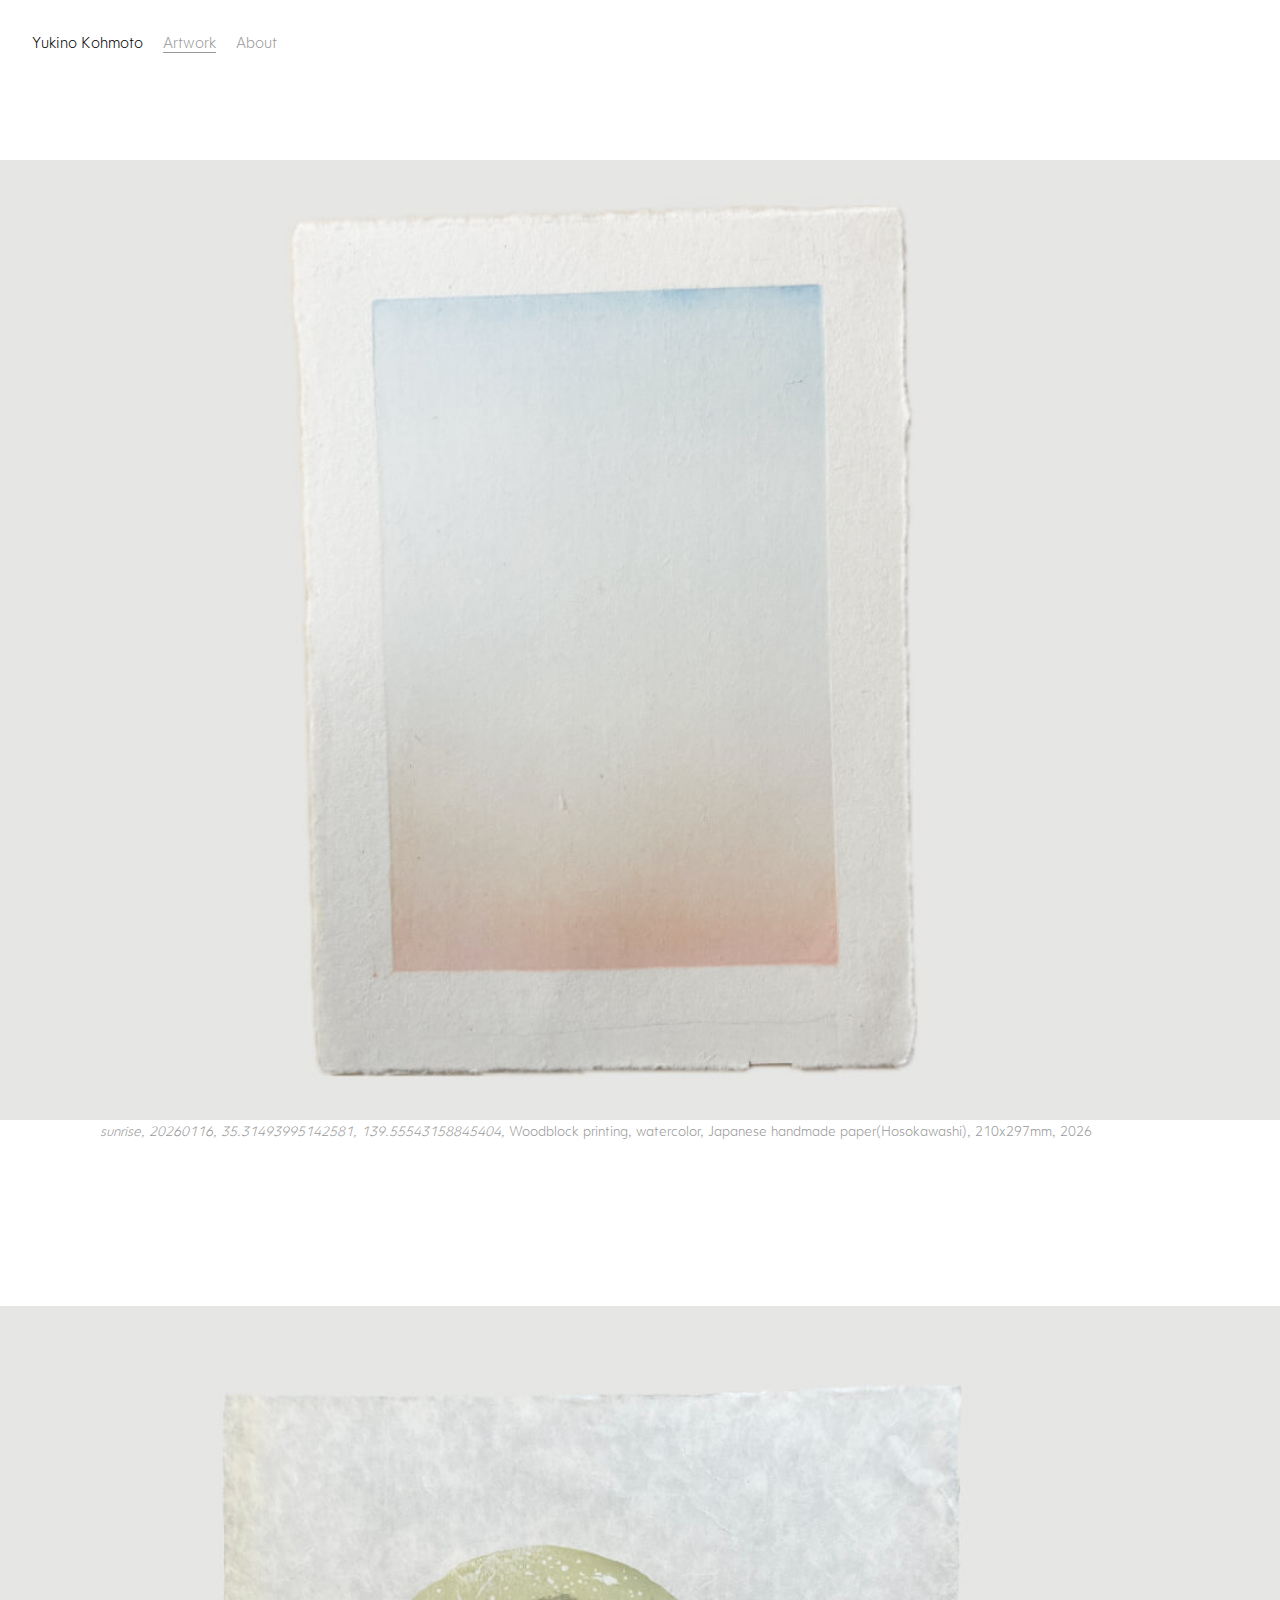
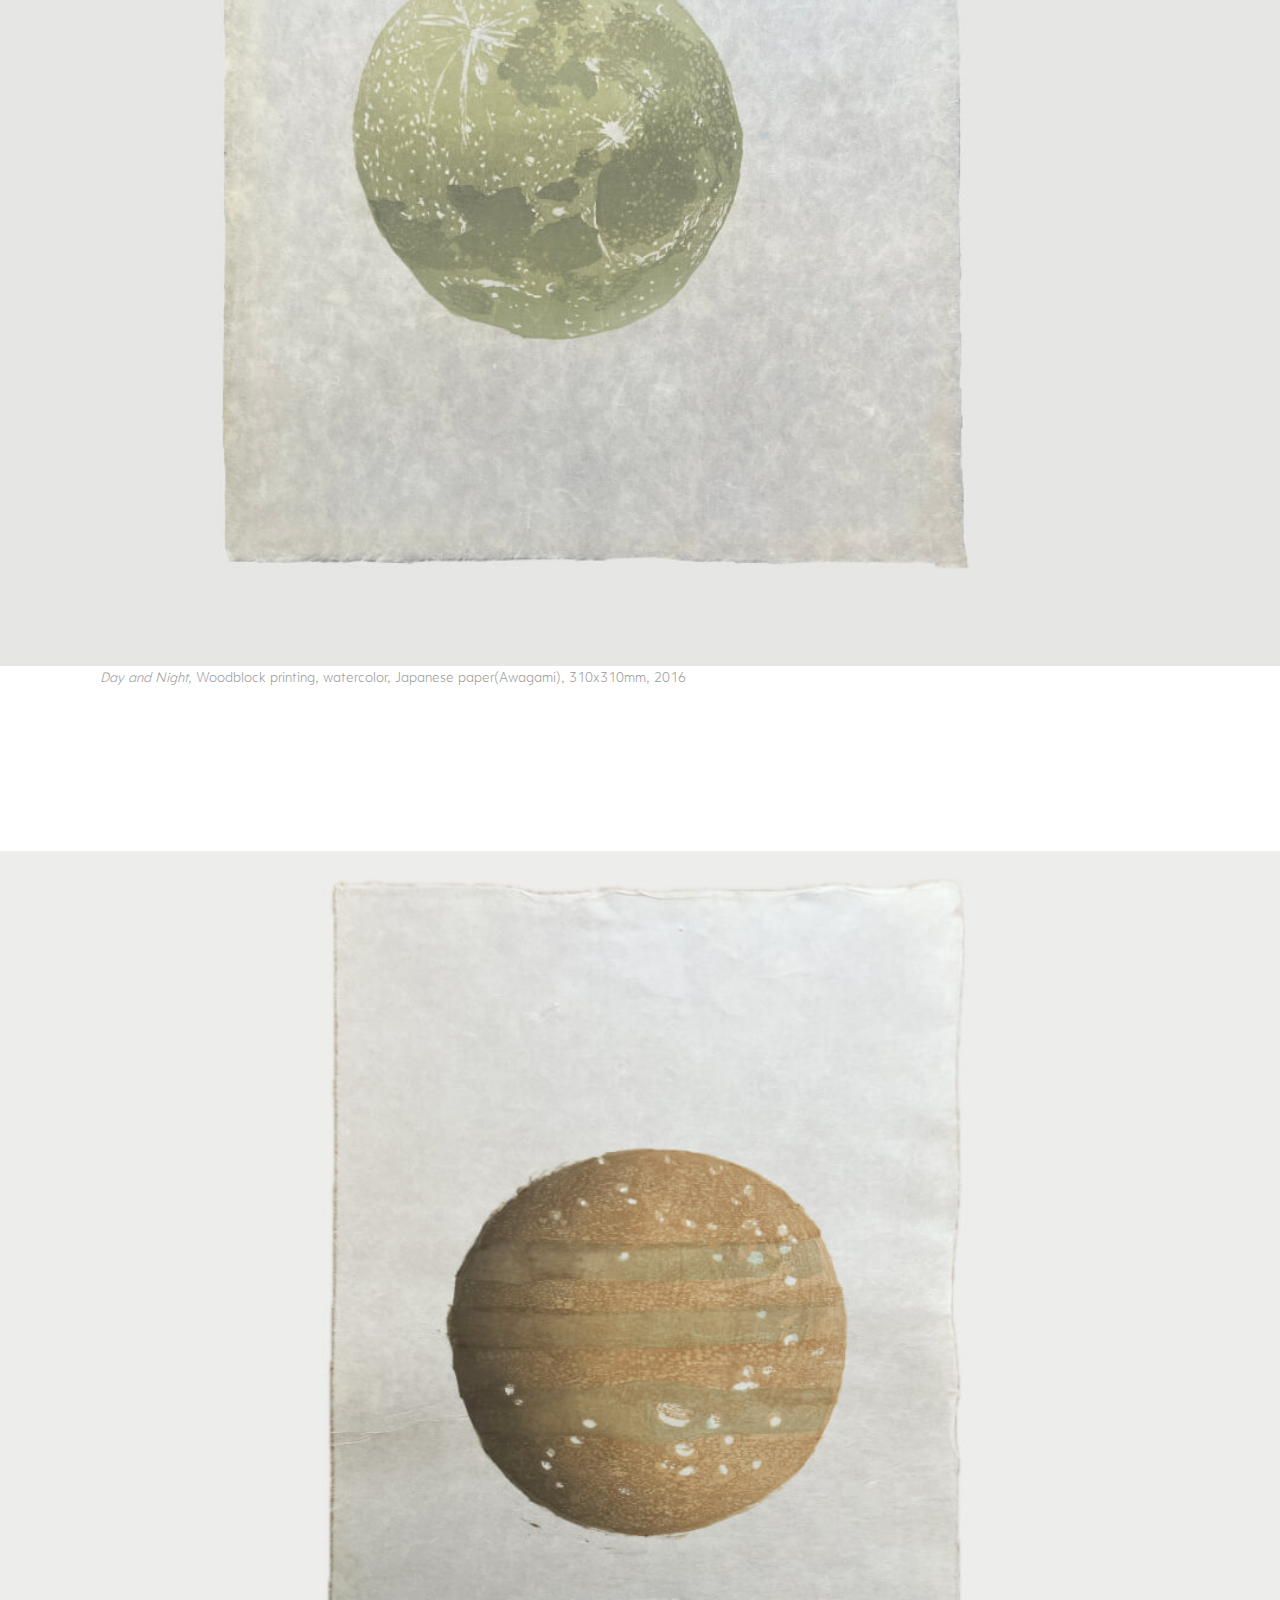
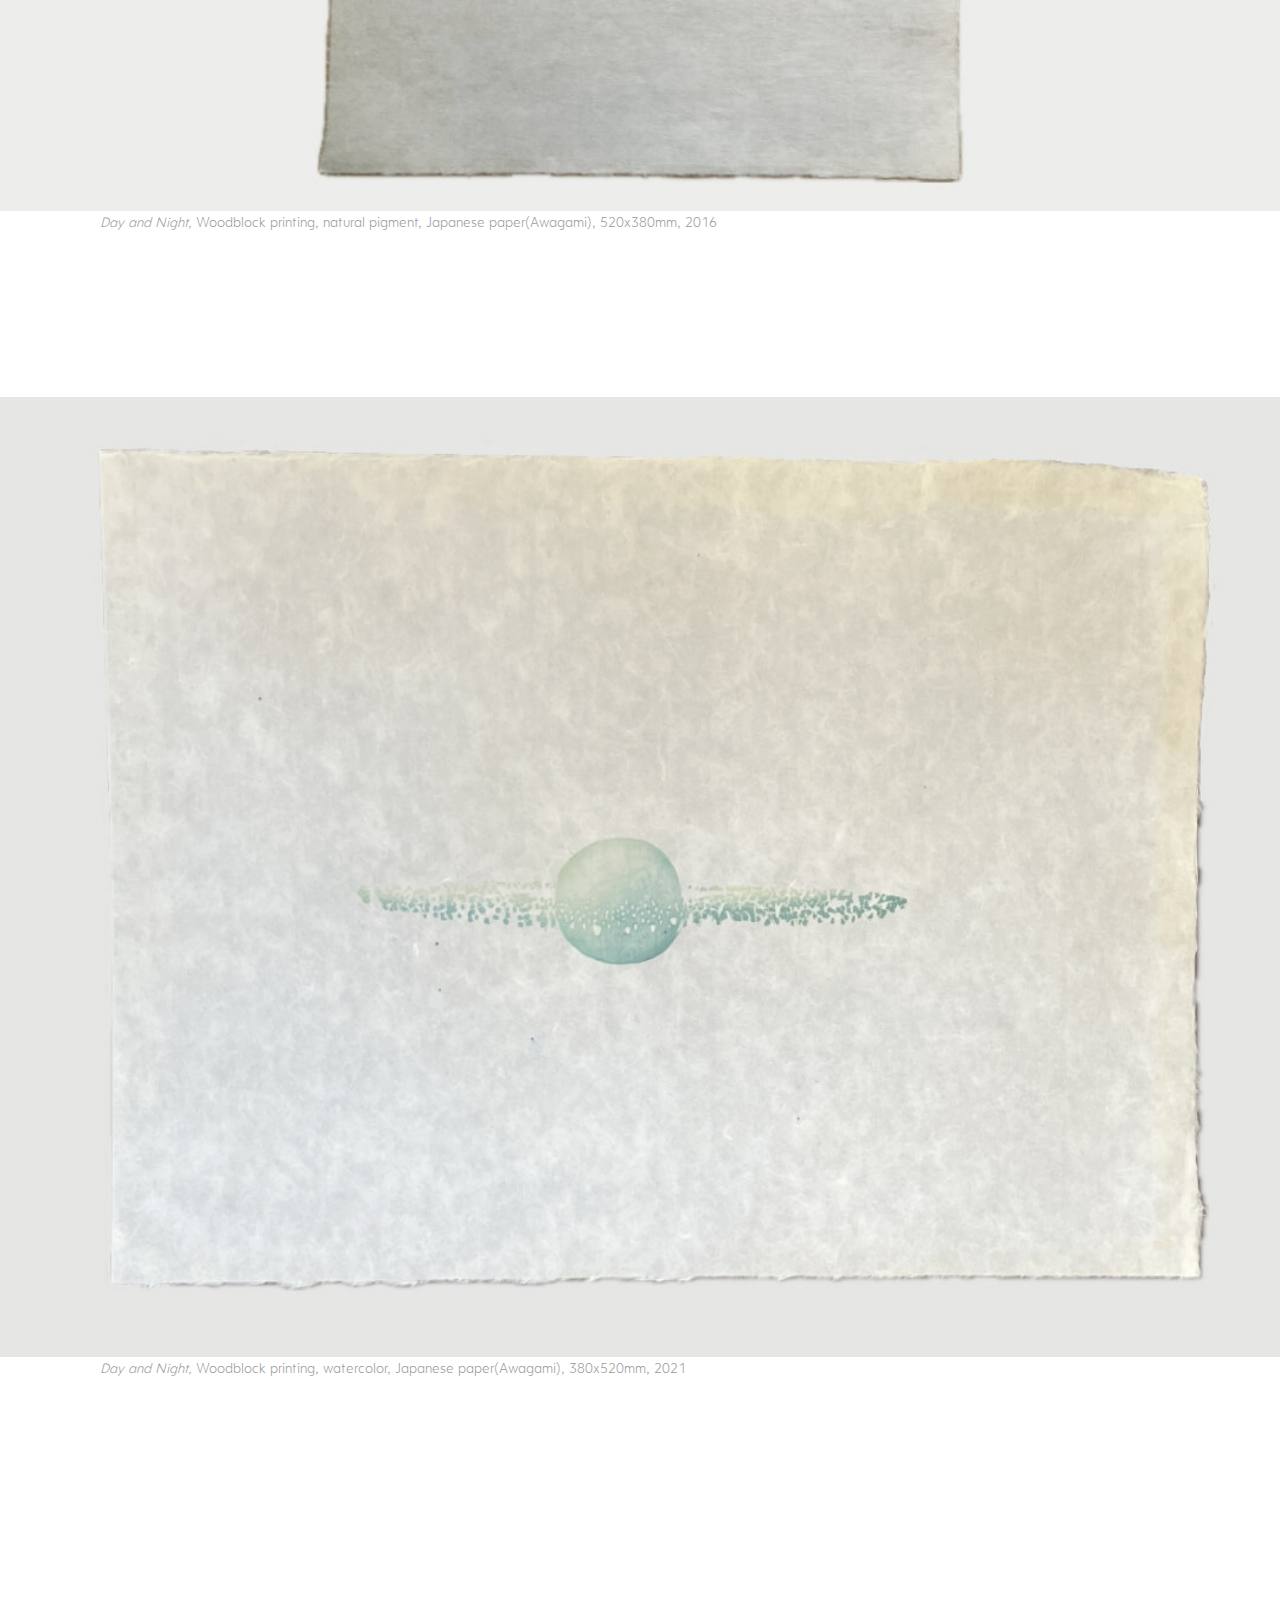
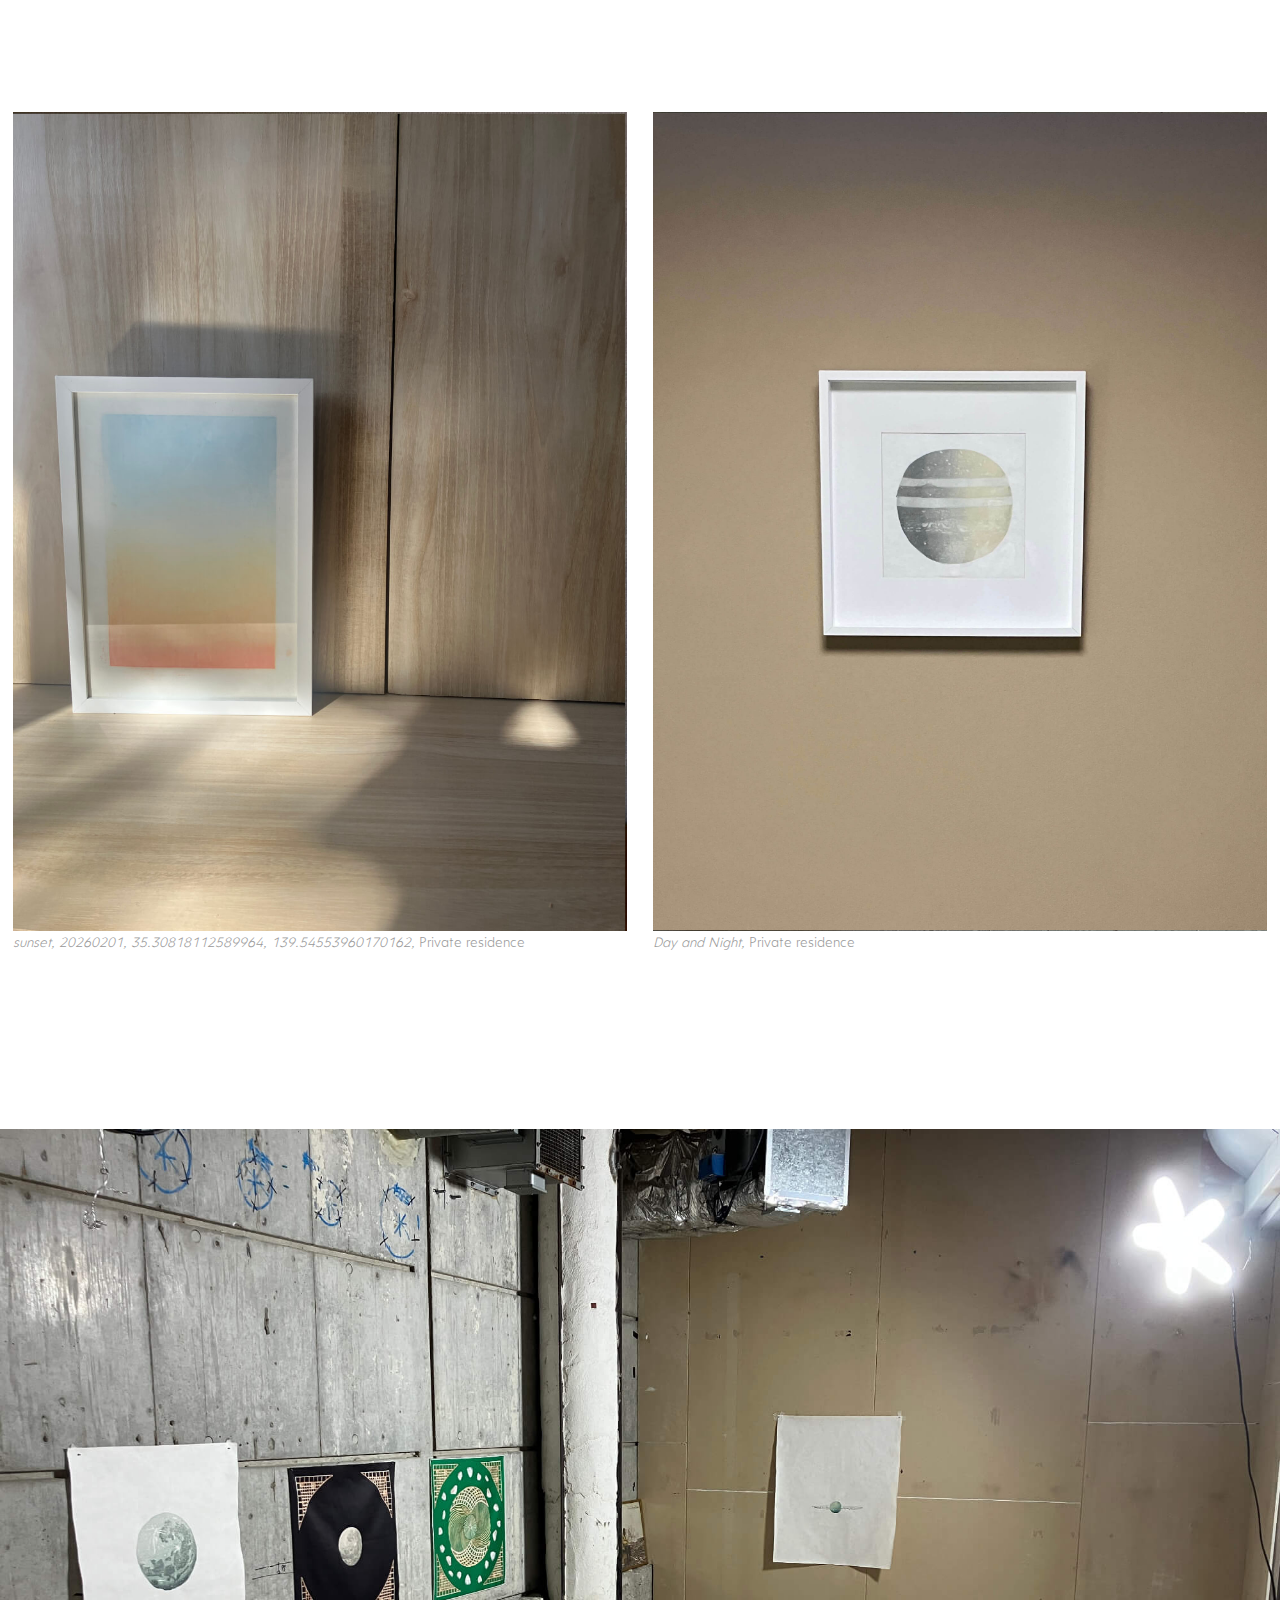
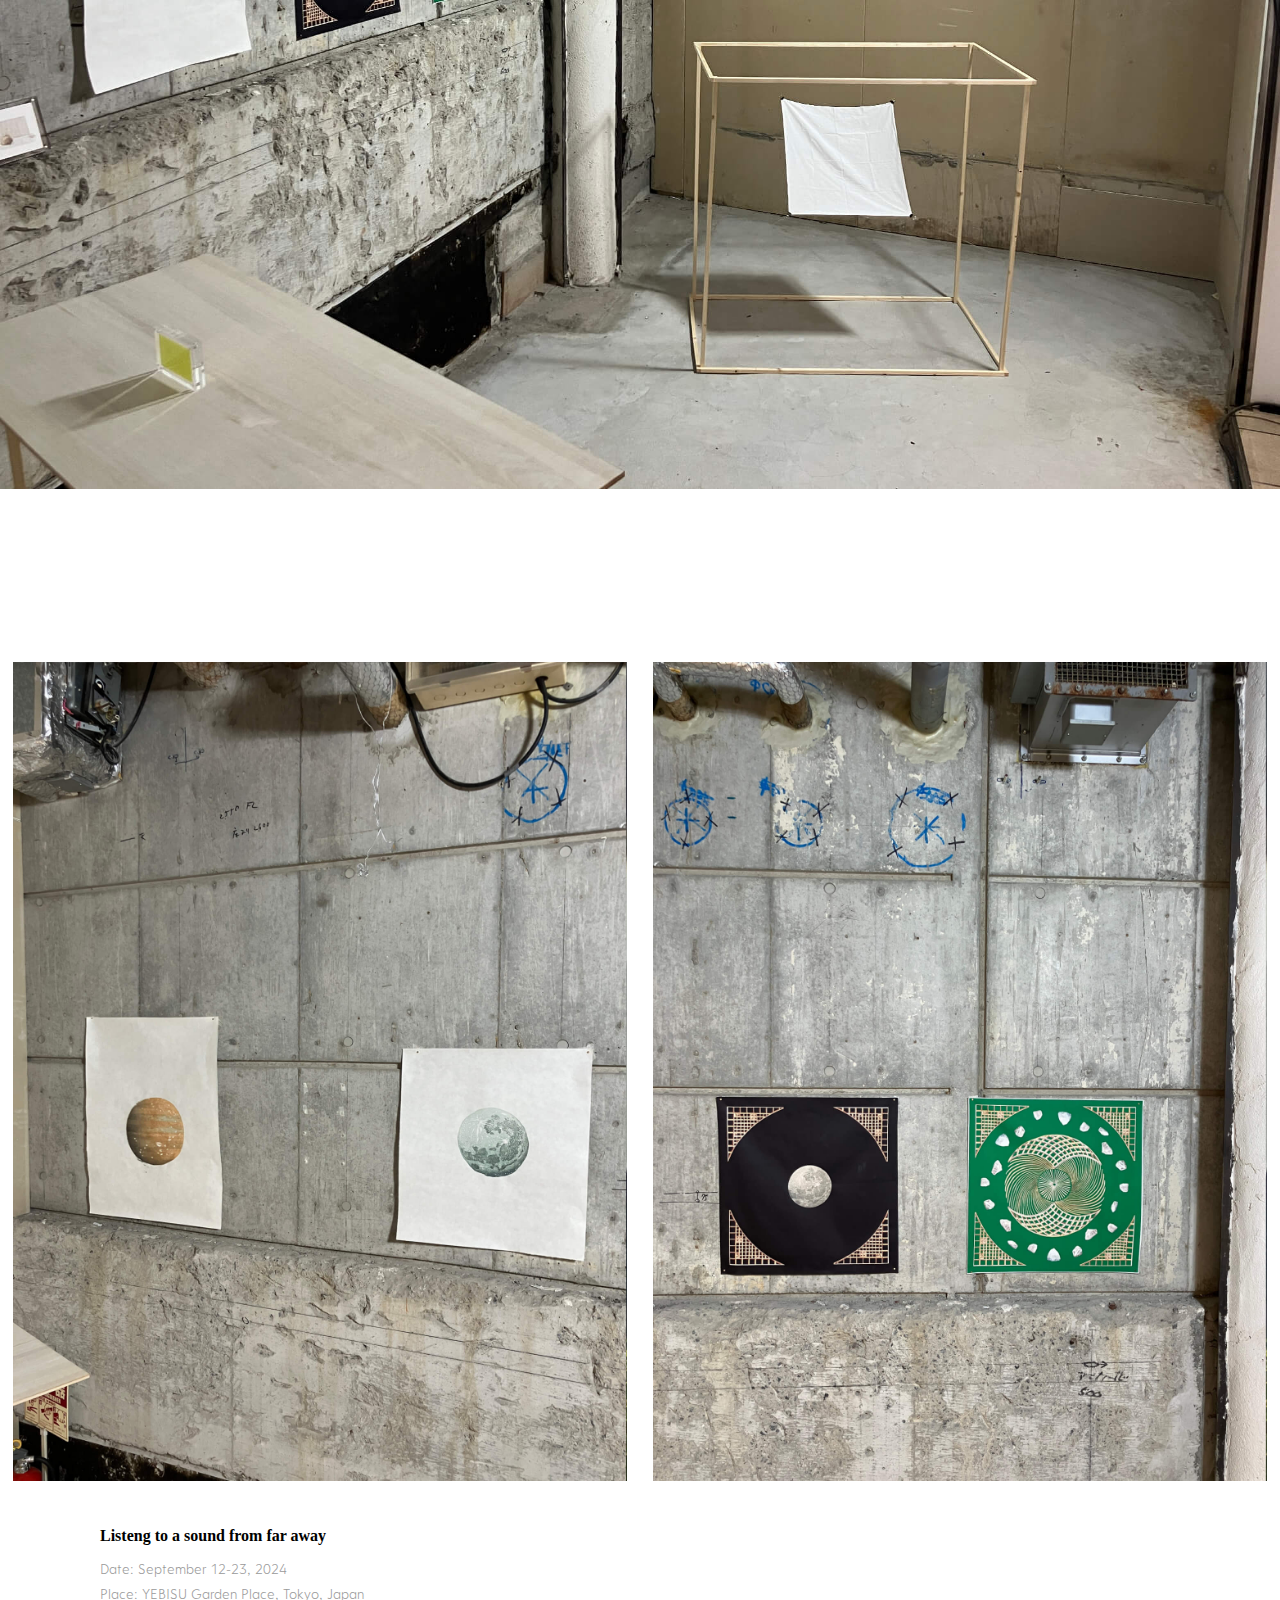
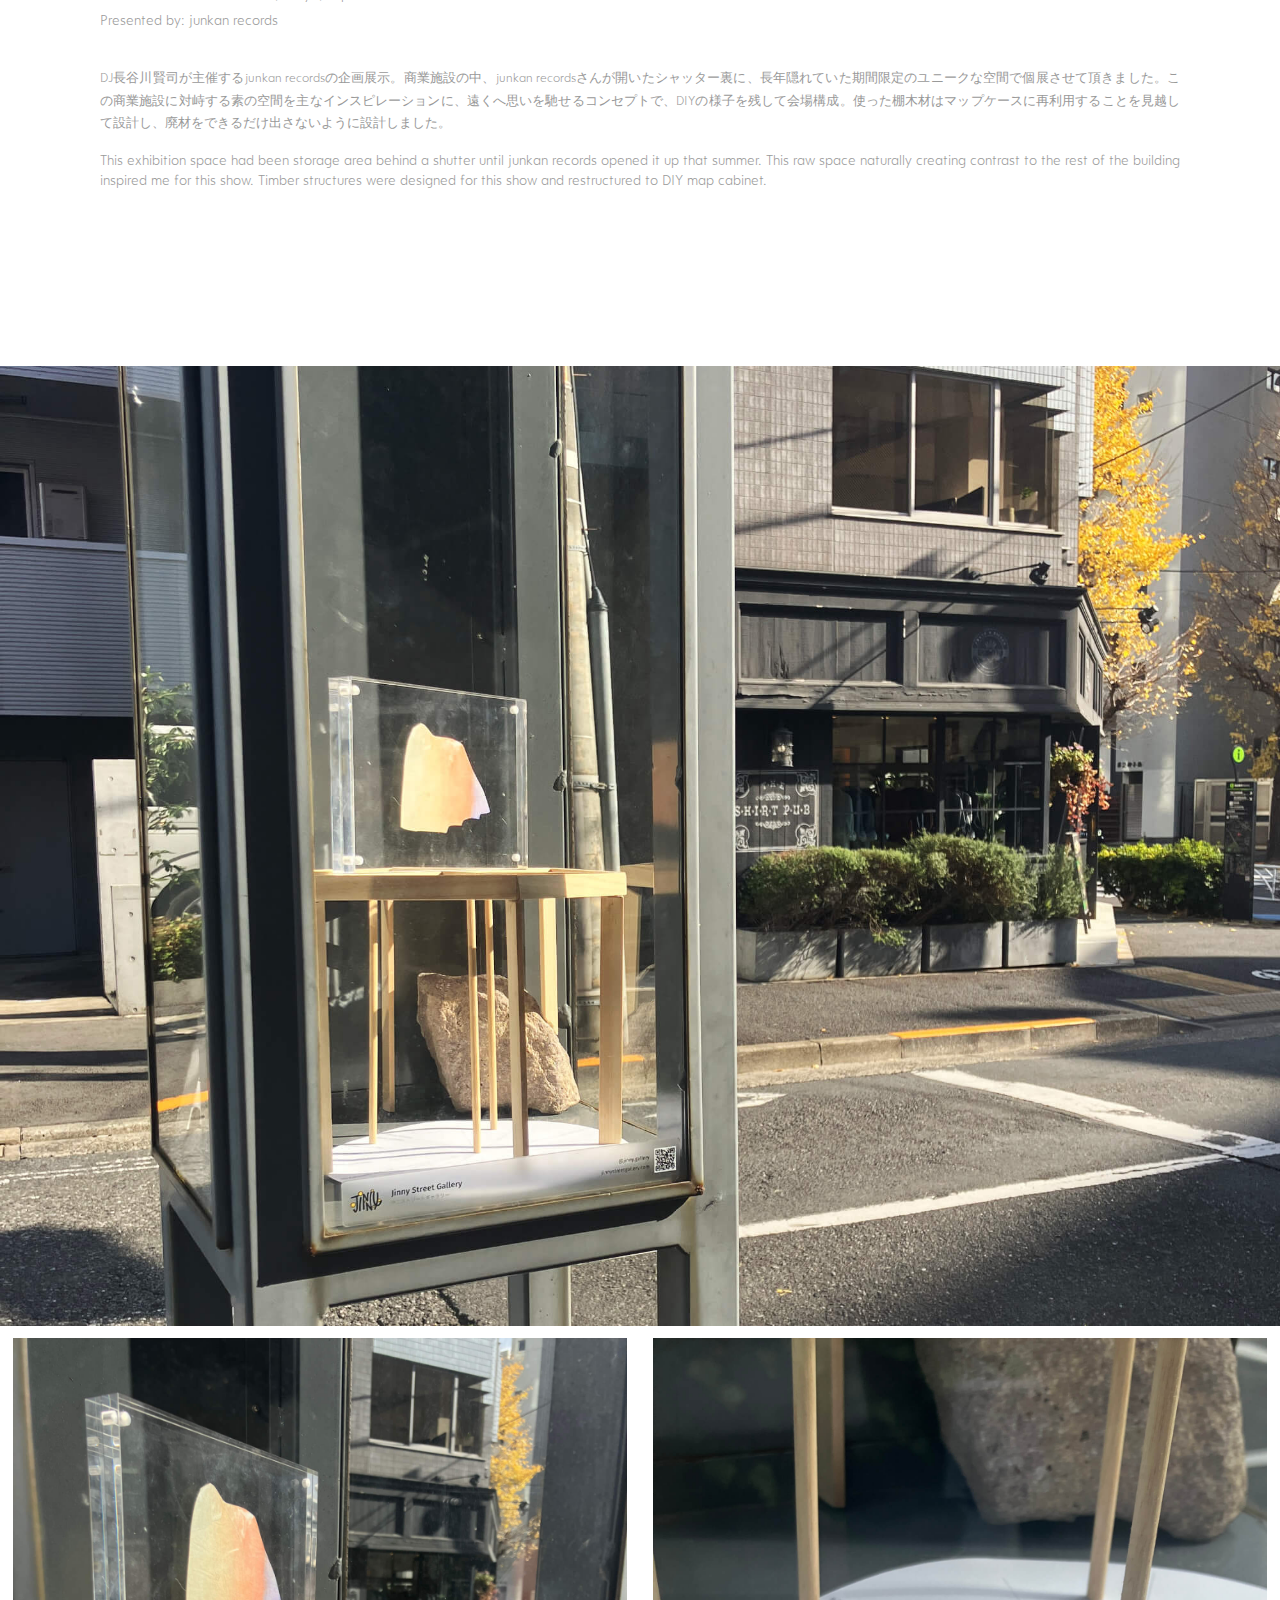
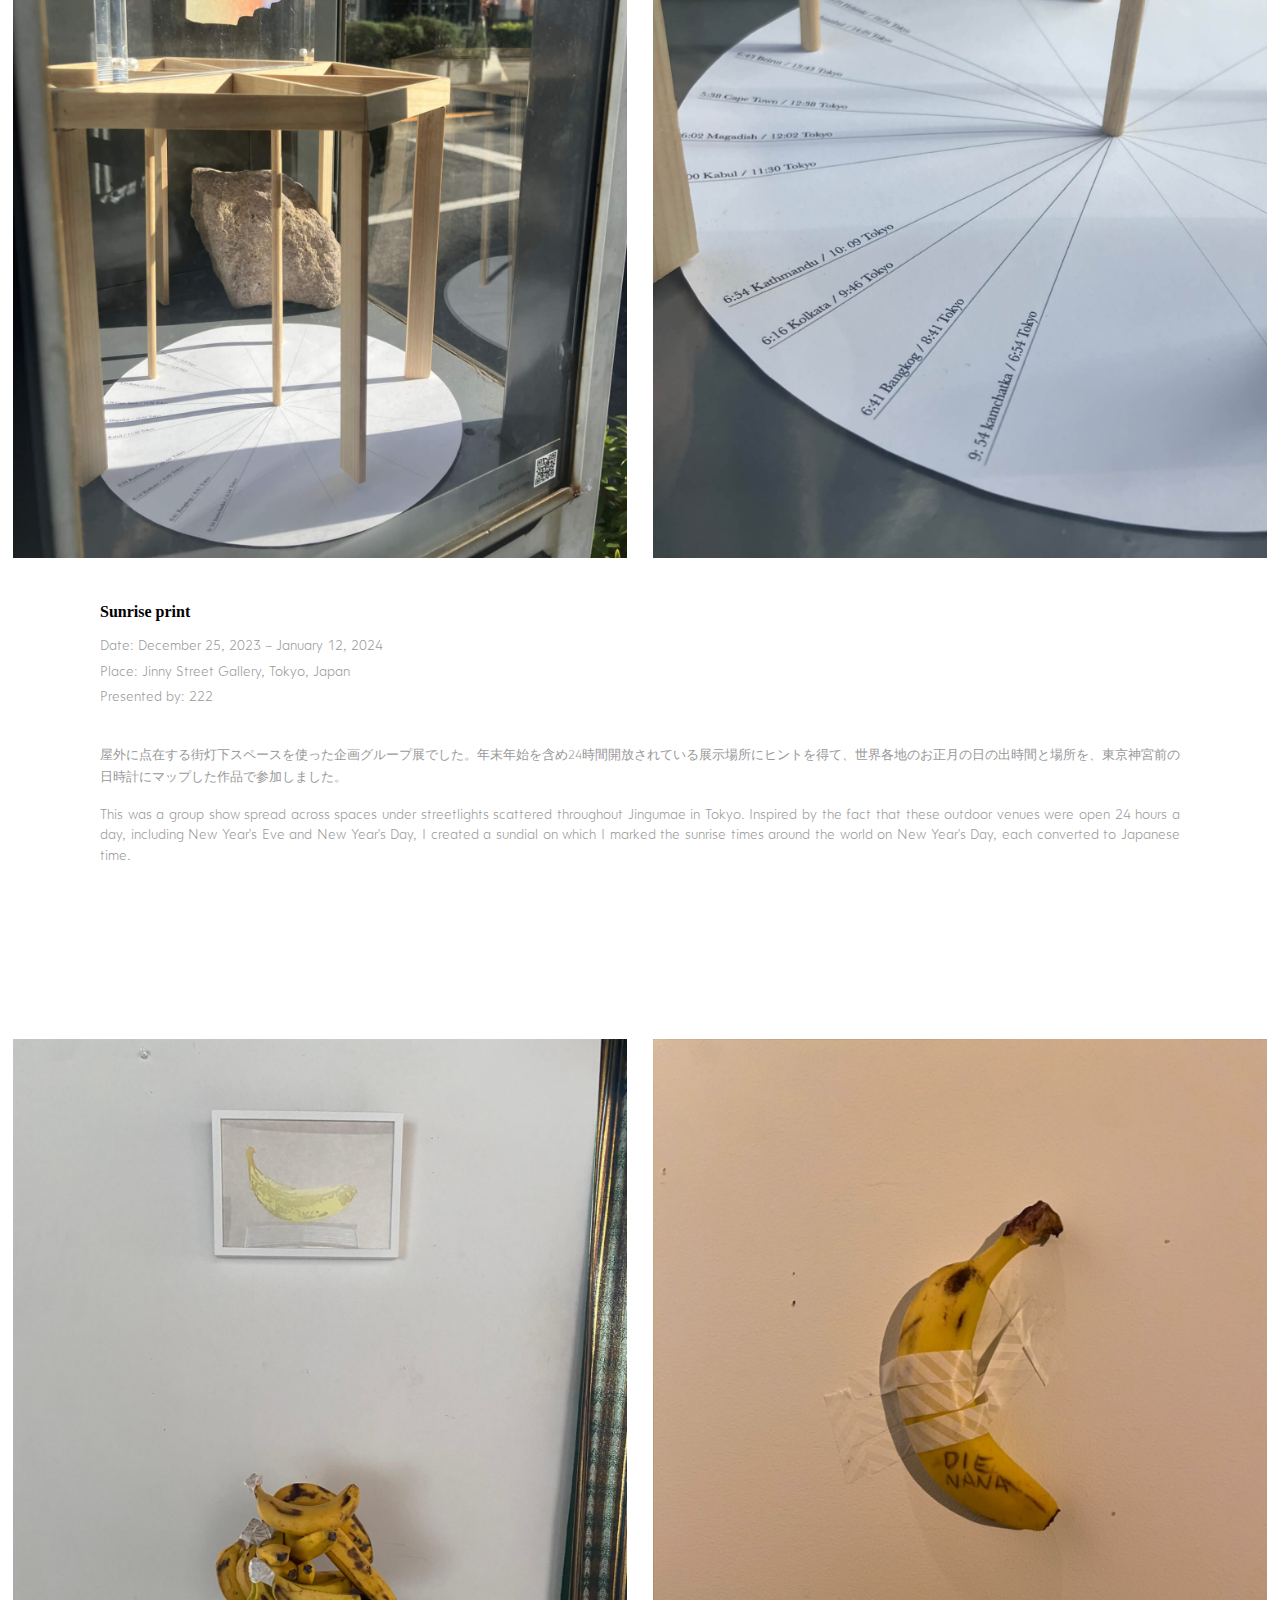
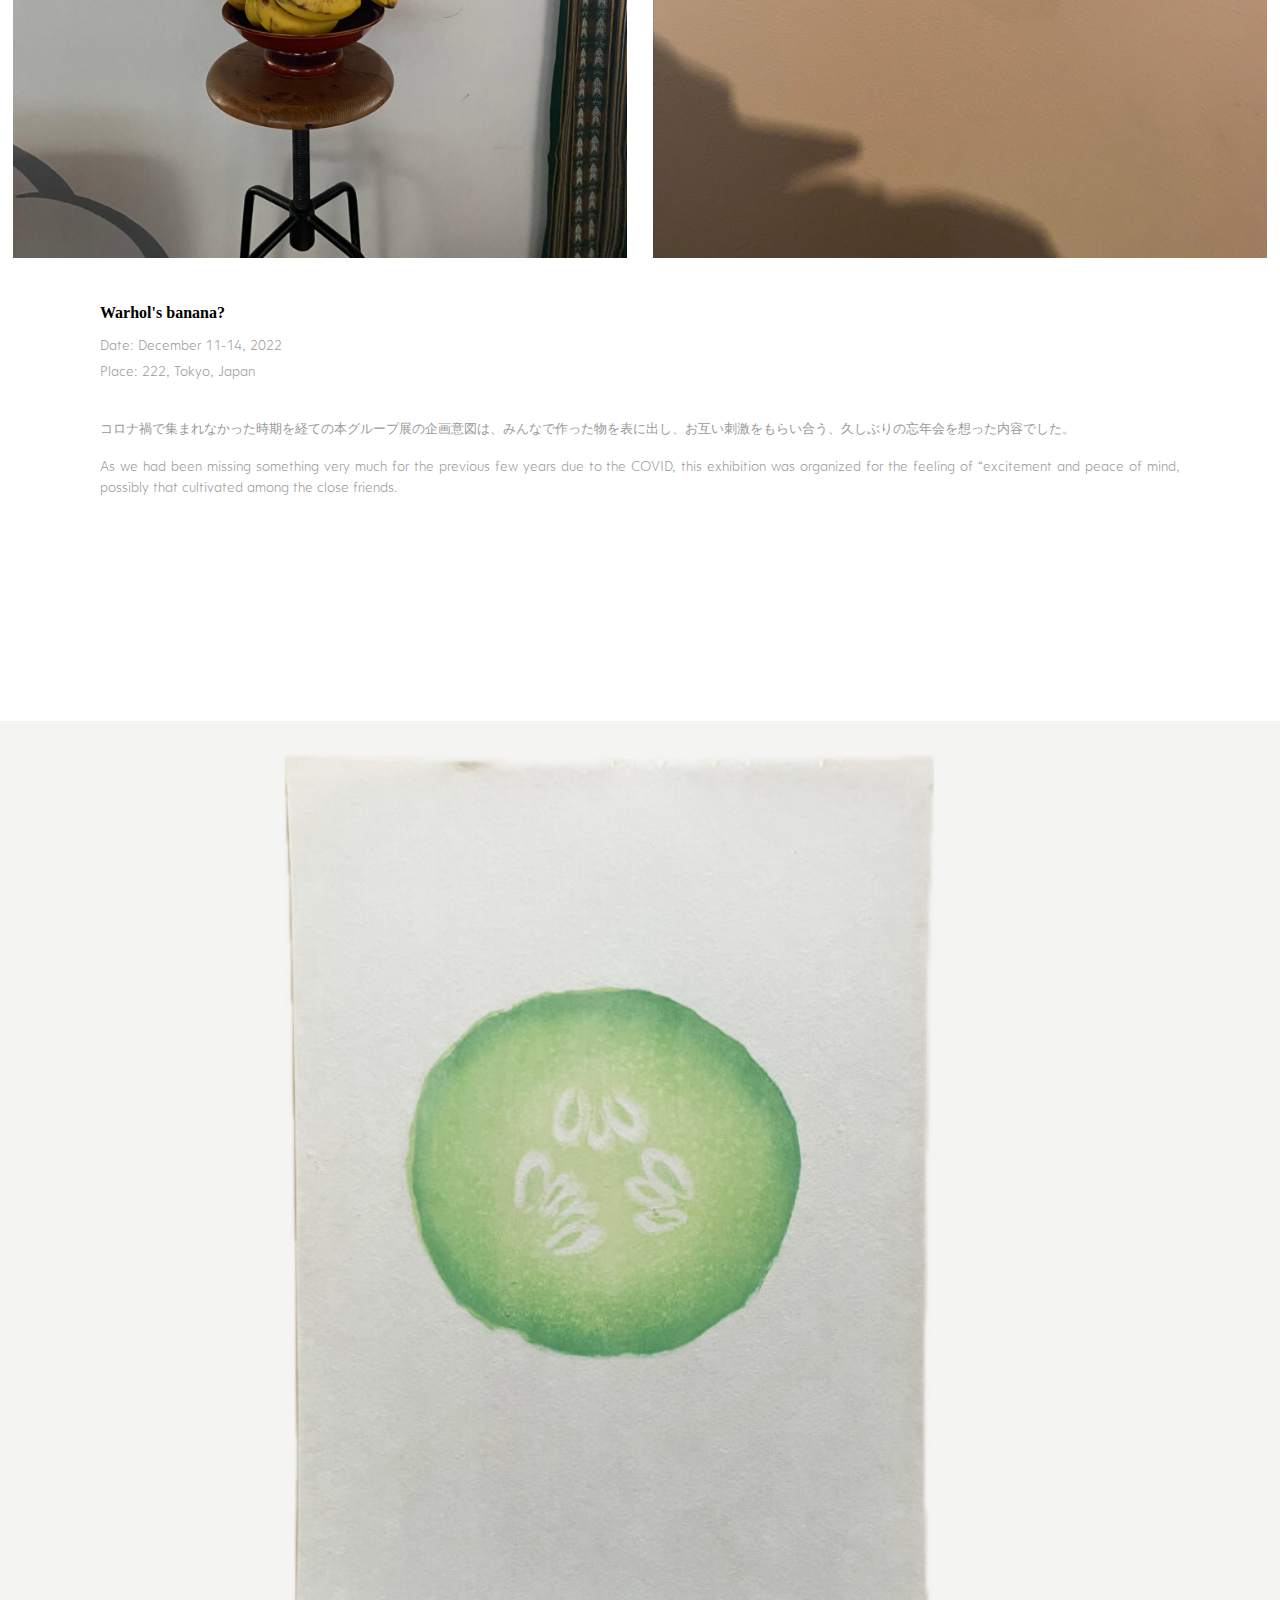
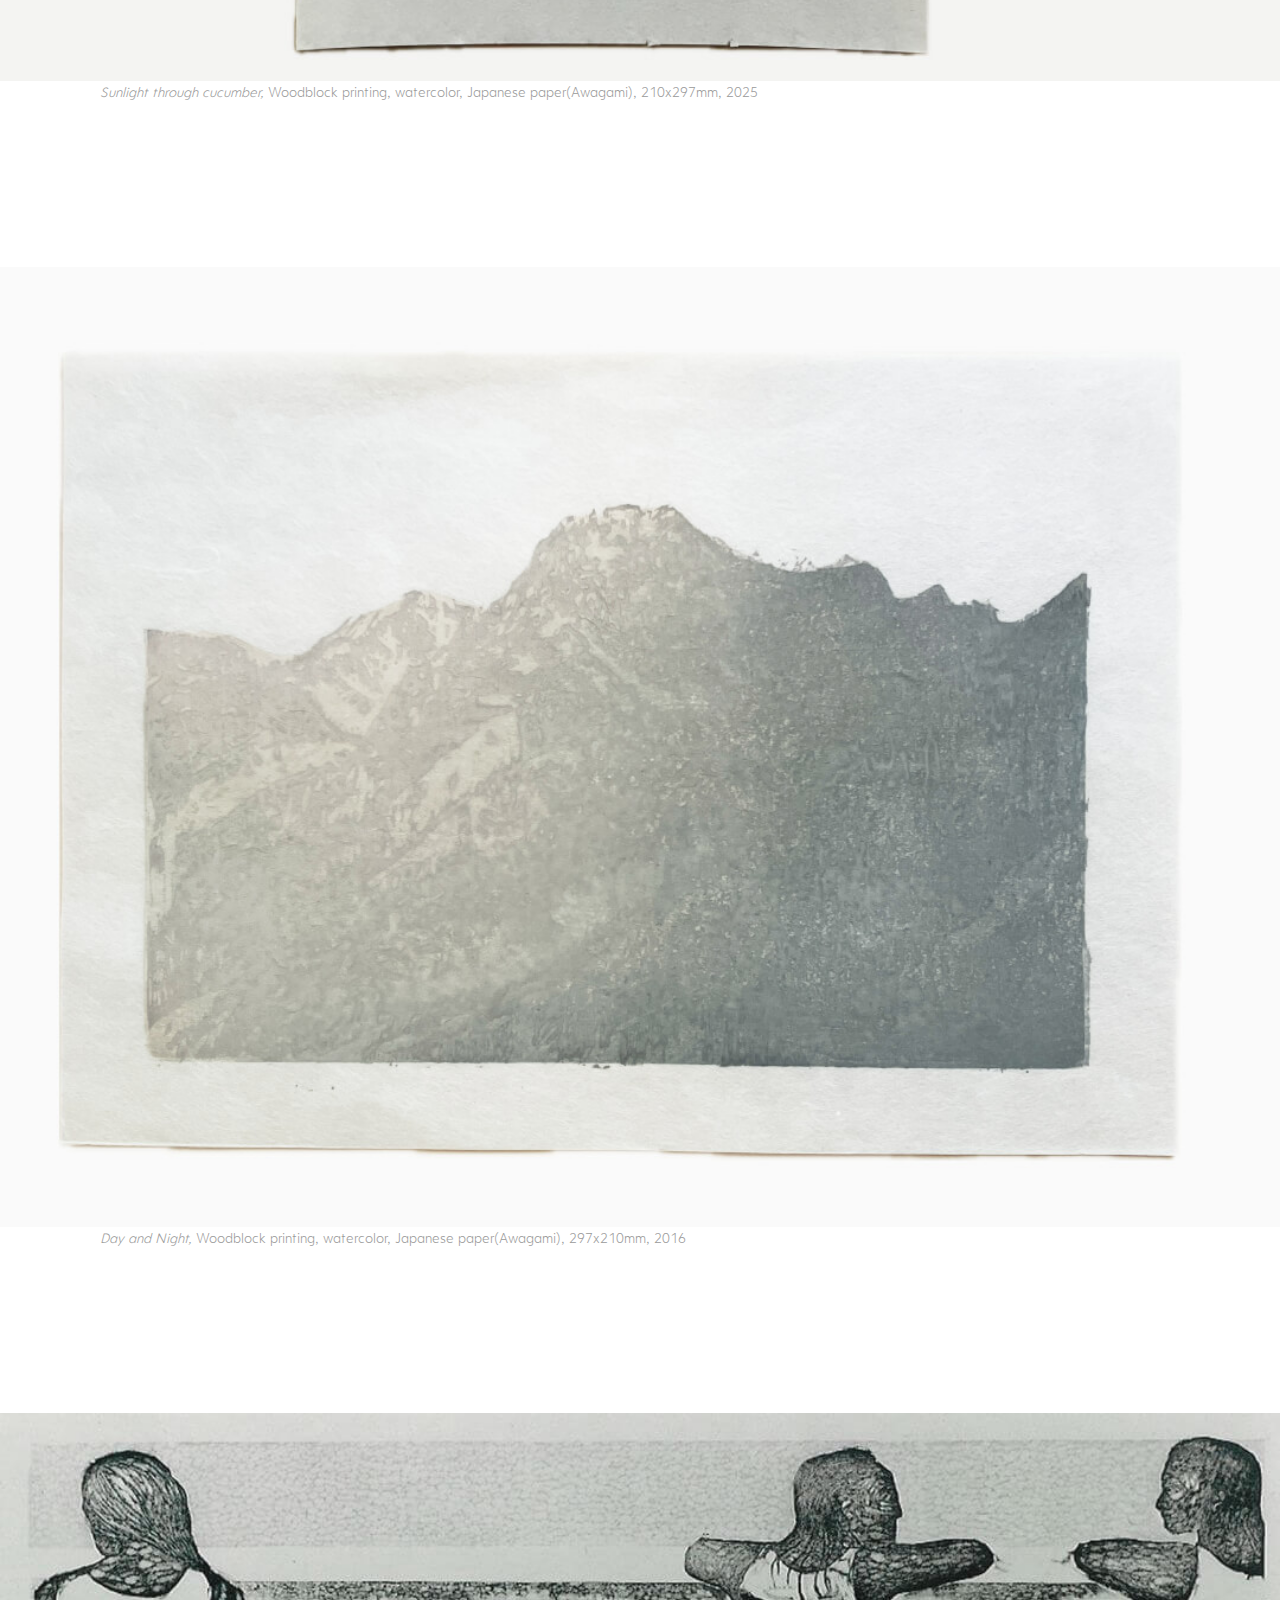
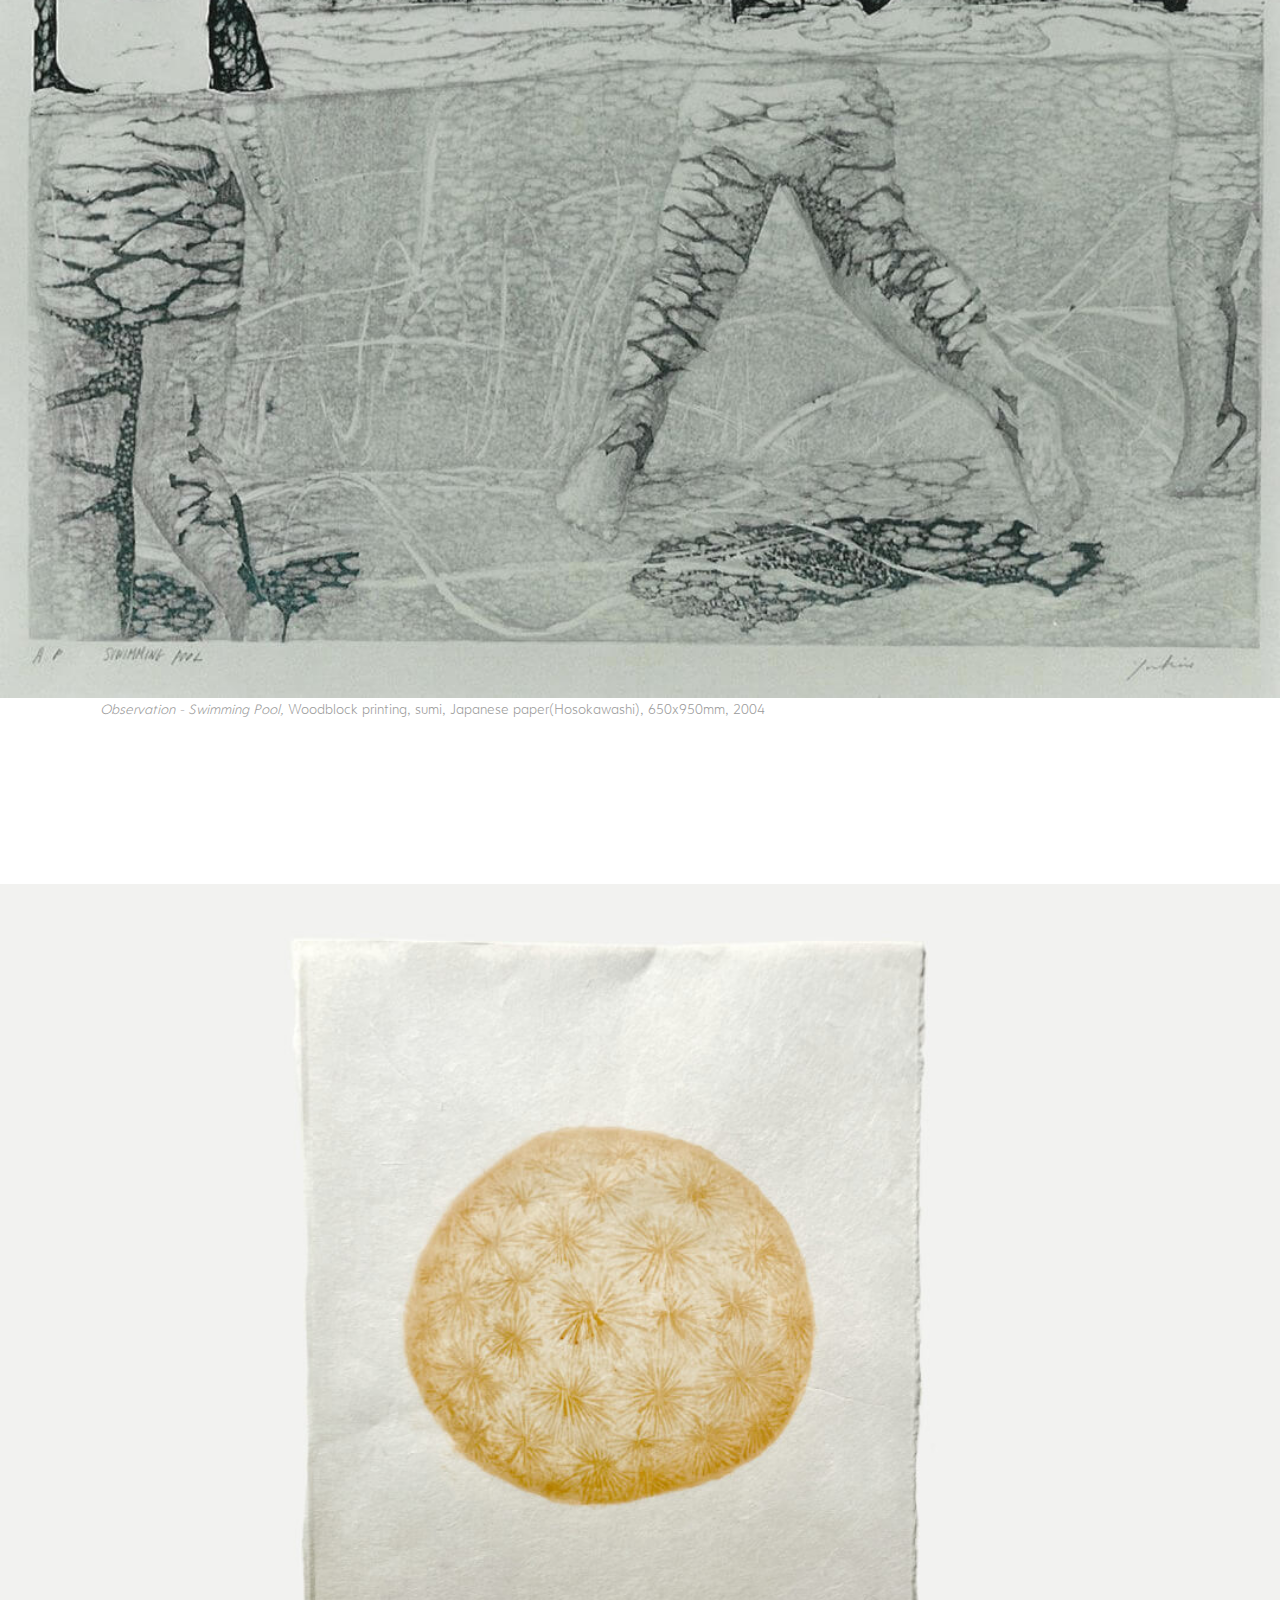
<file: index.html>
<!DOCTYPE html />
<html lang="en">
  <head>
  	<meta charset="UTF-8">
    <title>Yukino</title>
    <meta name="viewport" content="width=device-width, initial-scale=1.0">
    <meta charset="utf-8">
    <meta name="description" content="yukino kohmoto | 河本　雪野">
    <meta name="keywords" content="yukino kohmoto | 河本　雪野">
    <meta property="og:title" content="yukino kohmoto | 河本　雪野">
    <meta property="og:description" content="yukino kohmoto | 河本　雪野">
    <meta property="og:url" content="https://www.piyolaka.com">
    <meta property="og:type" content="website">
    <meta property="og:site_name" content="yukino kohmoto | 河本　雪野">
    <meta property="og:site_image" content="https://www.piyolaka.com/images/woodblock/10.jpg">

    <link rel="preconnect" href="https://fonts.googleapis.com">
	  <link rel="preconnect" href="https://fonts.gstatic.com" crossorigin>  	
    <link rel="stylesheet" href="css/layout.css">
  	<link rel="stylesheet" href="css/style.css">
  	<script defer src="js/function.js"></script>
   
    <link rel="favicon" sizes="64x64" href="img/icon/favicon.ico">
    <link rel="apple-touch-icon" sizes="180x180" href="img/icon/apple-touch-icon.png">
    <link rel="icon" sizes="32x32" href="img/icon/favicon-32x32.png">
    <link rel="icon" sizes="16x16" href="img/icon/favicon-16x16.png">
    <link rel="icon" sizes="192x192" href="img/icon/android-chrome-192x192.png">
    <link rel="icon" sizes="512x512" href="img/icon/android-chrome-512x512.png">
  </head>

  <body>
  	<div class="container">
      <div class="toptitle menu">
        <a class="menutitlelink" href="">Yukino Kohmoto</a>
        <a class="menulink_selected" href="">Artwork</a>
        <a class="menulink" href="about.html">About</a>
      </div>
    </div>
  	
  	<section class="clear"></section>

    <div class="fill">
      <img class="fill brimage" src="img/woodblock/10.jpg">
    </div>
    <div class="s-full l-col12">
      <div class="list sub">
        <span class="italic">sunrise, 20260116, 35.31493995142581, 139.55543158845404, </span>
        Woodblock printing, watercolor, Japanese handmade paper(Hosokawashi), 210x297mm, 2026
      </div>
    </div>

    <div class="fill">
      <img class="fill brimage" src="img/woodblock/1.jpg">
    </div>
    <div class="s-full l-col12">
      <div class="list sub">
        <span class="italic">Day and Night, </span>
        Woodblock printing, watercolor, Japanese paper(Awagami), 310x310mm, 2016
      </div>
    </div>

    <div class="fill">
      <img class="fill brimage" src="img/woodblock/3.jpg">
    </div>
    <div class="s-full l-col12">
      <div class="list sub">
        <span class="italic">Day and Night, </span>
        Woodblock printing, natural pigment, Japanese paper(Awagami), 520x380mm, 2016
      </div>
    </div>

    <div class="fill">
      <img class="fill brimage" src="img/woodblock/4.jpg">
    </div>
    <div class="s-full l-col12">
      <div class="list sub">
        <span class="italic">Day and Night, </span>
        Woodblock printing, watercolor, Japanese paper(Awagami), 380x520mm, 2021
      </div>
    </div>

    <div class="fill brimage">
      <div class="l-half s-fill">
        <img class="fill brimage" src="img/exhibition/202601-1.jpg">
        <div class="list sub">
          <span class="italic">sunset, 20260201, 35.30818112589964, 139.54553960170162, </span>
          Private residence
        </div>
      </div>
      <div class="l-half s-fill">
        <img class="fill brimage" src="img/exhibition/202601-2.jpg">
        <div class="list sub">
          <span class="italic">Day and Night, </span>
          Private residence
        </div>
      </div>
    </div>

    <div class="fill">
      <img class="fill brimage" src="img/exhibition/202401-1.jpg">
    </div>
    <div class="fill">
      <div class="l-half s-fill">
        <img class="fill brimage" src="img/exhibition/202401-2.jpg">
      </div>
      <div class="l-half s-fill">
        <img class="fill brimage" src="img/exhibition/202401-3.jpg">
      </div>
    </div>
    <section class="clear"></section>
    <div class="s-full l-col12">
      <h1>Listeng to a sound from far away</h1>
      <div class="list sub">Date: September 12-23, 2024</div>
      <div class="list sub">Place: YEBISU Garden Place, Tokyo, Japan</div>
      <div class="list sub">Presented by: junkan records</div>
    </div>
    <section class="clear"></section>
    <div class="s-full l-col12">
      <p class="body-jp br2 sub">
        DJ長谷川賢司が主催するjunkan recordsの企画展示。商業施設の中、junkan recordsさんが開いたシャッター裏に、長年隠れていた期間限定のユニークな空間で個展させて頂きました。この商業施設に対峙する素の空間を主なインスピレーションに、遠くへ思いを馳せるコンセプトで、DIYの様子を残して会場構成。使った棚木材はマップケースに再利用することを見越して設計し、廃材をできるだけ出さないように設計しました。
      </p>
      <p class="sub">
        This exhibition space had been storage area behind a shutter until junkan records opened it up that summer. This raw space naturally creating contrast to the rest of the building inspired me for this show. Timber structures were designed for this show and restructured to DIY map cabinet. 
      </p>
    </div>

    <div class="fill">
      <img class="fill brimage" src="img/exhibition/202301-1.jpg">
    </div>
    <div class="fill">
      <div class="l-half s-fill">
        <img class="fill" src="img/exhibition/202301-2.jpg">
      </div>
      <div class="l-half s-fill">
        <img class="fill" src="img/exhibition/202301-3.jpg">
      </div>
    </div>
    <section class="clear"></section>
    <div class="s-full l-col12">
      <h1>Sunrise print</h1>
      <div class="list sub">Date: December 25, 2023 – January 12, 2024</div>
      <div class="list sub">Place: Jinny Street Gallery, Tokyo, Japan</div>
      <div class="list sub">Presented by: 222</div>
    </div>
    <section class="clear"></section>
    <div class="s-full l-col12">
      <p class="body-jp br2 sub">
        屋外に点在する街灯下スペースを使った企画グループ展でした。年末年始を含め24時間開放されている展示場所にヒントを得て、世界各地のお正月の日の出時間と場所を、東京神宮前の日時計にマップした作品で参加しました。
      </p>
      <p class="sub">
        This was a group show spread across spaces under streetlights scattered throughout Jingumae in Tokyo. Inspired by the fact that these outdoor venues were open 24 hours a day, including New Year's Eve and New Year's Day, I created a sundial on which I marked the sunrise times around the world on New Year's Day, each converted to Japanese time.  
      </p>
    </div>

    <div class="fill brimage">
      <div class="l-half s-fill">
        <img class="fill" src="img/exhibition/202201-1.jpg">
      </div>
      <div class="l-half s-fill">
        <img class="fill" src="img/exhibition/202201-2.jpg">
      </div>
    </div>
    <section class="clear"></section>
    <div class="s-full l-col12">
      <h1>Warhol's banana?</h1>
      <div class="list sub">Date: December 11-14, 2022</div>
      <div class="list sub">Place: 222, Tokyo, Japan</div>
    </div>
    <section class="clear"></section>
    <div class="s-full l-col12">
      <p class="body-jp br2 sub">
        コロナ禍で集まれなかった時期を経ての本グループ展の企画意図は、みんなで作った物を表に出し、お互い刺激をもらい合う、久しぶりの忘年会を想った内容でした。
      </p>
      <p class="sub bb4">
        As we had been missing something very much for the previous few years due to the COVID, this exhibition was organized for the feeling of “excitement and peace of mind, possibly that cultivated among the close friends.
      </p>
    </div>

    <div class="fill">
      <img class="fill brimage" src="img/woodblock/6.jpg">
    </div>
    <div class="s-full l-col12">
      <div class="list sub">
        <span class="italic">Sunlight through cucumber, </span>
        Woodblock printing, watercolor, Japanese paper(Awagami), 210x297mm, 2025
      </div>
    </div>

    <div class="fill">
      <img class="fill brimage" src="img/woodblock/2.jpg">
    </div>
    <div class="s-full l-col12">
      <div class="list sub">
        <span class="italic">Day and Night, </span>
        Woodblock printing, watercolor, Japanese paper(Awagami), 297x210mm, 2016
      </div>
    </div>

    <div class="fill">
      <img class="fill brimage" src="img/woodblock/2004swimmingpool.jpg">
    </div>
    <div class="s-full l-col12">
      <div class="list sub">
        <span class="italic">Observation - Swimming Pool, </span>
        Woodblock printing, sumi, Japanese paper(Hosokawashi), 650x950mm, 2004
      </div>
    </div>

    <div class="fill">
      <img class="fill brimage" src="img/woodblock/7.jpg">
    </div>
    <div class="s-full l-col12">
      <div class="list sub">
        <span class="italic">Seashell, gift from a friend by the sea, </span>
        Woodblock printing, watercolor, Japanese paper(Awagami), 210x297mm, 2025
      </div>
    </div>

    <div class="fill">
      <img class="fill brimage" src="img/woodblock/0.jpg">
    </div>
    <div class="s-full l-col12">
      <div class="list sub bb4">
        <span class="italic">Warhol's banana, </span>
        Woodblock printing, watercolor, Japanese paper(Awagami), 297x210mm, 2016
      </div>
    </div>

  </body>
</html>
</file>
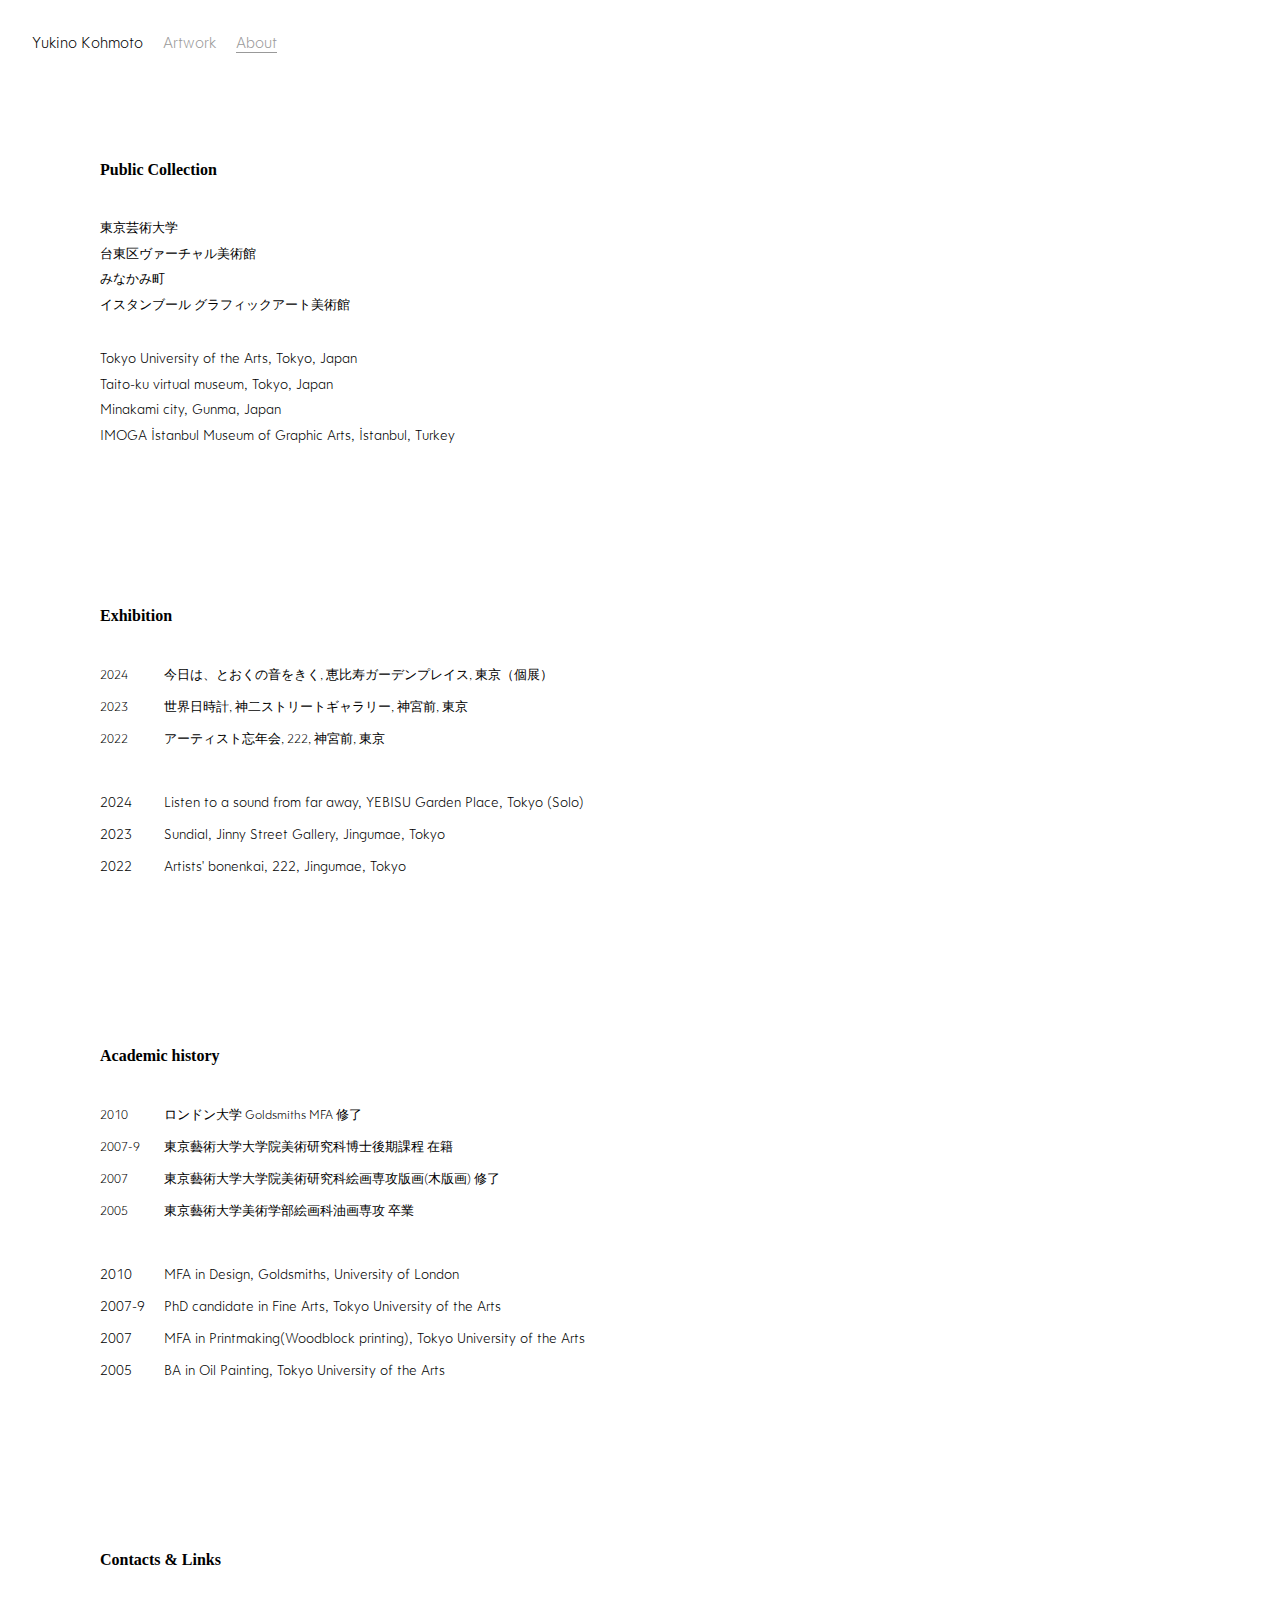
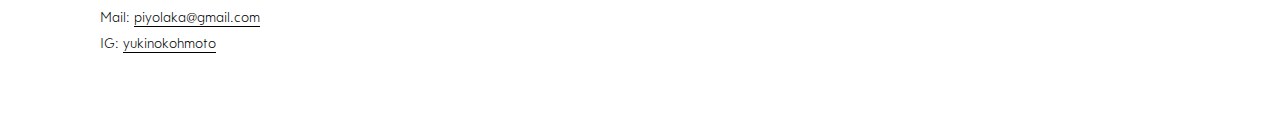
<file: about.html>
<!DOCTYPE html />
<html lang="en">
  <head>
  	<meta charset="UTF-8">
    <title>Yukino</title>
    <meta name="viewport" content="width=device-width, initial-scale=1.0">
    <meta charset="utf-8">
    <meta name="description" content="yukino kohmoto | 河本　雪野">
    <meta name="keywords" content="yukino kohmoto | 河本　雪野">
    <meta property="og:title" content="yukino kohmoto | 河本　雪野">
    <meta property="og:description" content="yukino kohmoto | 河本　雪野">
    <meta property="og:url" content="https://www.piyolaka.com">
    <meta property="og:type" content="website">
    <meta property="og:site_name" content="yukino kohmoto | 河本　雪野">
    <meta property="og:site_image" content="https://www.piyolaka.com/images/woodblock/10.jpg">

    <link rel="preconnect" href="https://fonts.googleapis.com">
	  <link rel="preconnect" href="https://fonts.gstatic.com" crossorigin>  	
    <link rel="stylesheet" href="css/layout.css">
  	<link rel="stylesheet" href="css/style.css">
  	<script defer src="js/function.js"></script>
   
    <link rel="favicon" sizes="64x64" href="img/icon/favicon.ico">
    <link rel="apple-touch-icon" sizes="180x180" href="img/icon/apple-touch-icon.png">
    <link rel="icon" sizes="32x32" href="img/icon/favicon-32x32.png">
    <link rel="icon" sizes="16x16" href="img/icon/favicon-16x16.png">
    <link rel="icon" sizes="192x192" href="img/icon/android-chrome-192x192.png">
    <link rel="icon" sizes="512x512" href="img/icon/android-chrome-512x512.png">
  </head>

  <body>
    <div class="container">
      <div class="toptitle menu">
        <a class="menutitlelink" href="index.html">Yukino Kohmoto</a>
        <a class="menulink" href="index.html">Artwork</a>
        <a class="menulink_selected" href="">About</a>
      </div>
    </div>

    <section class="clear"></section>
    <div class="s-full l-col12">
      <h4>Public Collection</h4>
      <div class="body-jp">
        <div class="list">東京芸術大学</div>
        <div class="list">台東区ヴァーチャル美術館</div>
        <div class="list">みなかみ町</div>
        <div class="list">イスタンブール グラフィックアート美術館</div>
      </div>
      <div class="br2">
        <div class="list">Tokyo University of the Arts, Tokyo, Japan</div>
        <div class="list">Taito-ku virtual museum, Tokyo, Japan</div>
        <div class="list">Minakami city, Gunma, Japan</div>
        <div class="list">IMOGA İstanbul Museum of Graphic Arts, İstanbul, Turkey</div>
      </div>
    </div>

    <section class="clear"></section>
    <div class="s-full l-col12">
      <h4 class="brimage">Exhibition</h4>
      <div class="body-jp">
        <div class="full">
          <div class="list-label">2024</div>
          <div class="list-tab">今日は、とおくの音をきく, 恵比寿ガーデンプレイス, 東京（個展）</div>
        </div>
        <div class="full">
          <div class="list-label">2023</div>
          <div class="list-tab">世界日時計, 神二ストリートギャラリー, 神宮前, 東京</div>
        </div>
        <div class="full">
          <div class="list-label">2022</div>
          <div class="list-tab">アーティスト忘年会, 222, 神宮前, 東京</div>
        </div>
      </div>
      <div class="full br2">
        <div class="list-label">2024</div>
        <div class="list-tab">Listen to a sound from far away, YEBISU Garden Place, Tokyo (Solo)</div>
      </div>
      <div class="full">
        <div class="list-label">2023</div>
        <div class="list-tab">Sundial, Jinny Street Gallery, Jingumae, Tokyo</div>
      </div>
      <div class="full">
        <div class="list-label">2022</div>
        <div class="list-tab">Artists' bonenkai, 222, Jingumae, Tokyo</div>
      </div>
    </div>

     <section class="clear"></section>
     <div class="s-full l-col12"> 
      <h4 class="brimage">Academic history</h4>
      <div class="body-jp">
        <div class="full">
          <div class="list-label">2010</div>
          <div class="list-tab">ロンドン大学 Goldsmiths MFA 修了</div>
        </div>
        <div class="full">
          <div class="list-label">2007-9</div>
          <div class="list-tab">東京藝術大学大学院美術研究科博士後期課程 在籍</div>
        </div>
        <div class="full">
          <div class="list-label">2007</div>
          <div class="list-tab">東京藝術大学大学院美術研究科絵画専攻版画(木版画) 修了</div>
        </div>
        <div class="full">
          <div class="list-label">2005</div>
          <div class="list-tab">東京藝術大学美術学部絵画科油画専攻 卒業</div>
        </div>
      </div>
      <div class="full br2">
        <div class="list-label">2010</div>
        <div class="list-tab">MFA in Design, Goldsmiths, University of London</div>
      </div>
      <div class="full">
        <div class="list-label">2007-9</div>
        <div class="list-tab">PhD candidate in Fine Arts, Tokyo University of the Arts</div>
      </div>
      <div class="full">
        <div class="list-label">2007</div>
        <div class="list-tab">MFA in Printmaking(Woodblock printing), Tokyo University of the Arts</div>
      </div>
      <div class="full">
          <div class="list-label">2005</div>
          <div class="list-tab">BA in Oil Painting, Tokyo University of the Arts  </div>
      </div>
    </div>

    <section class="clear"></section>
    <div class="s-full l-col12"> 
      <h4 class="brimage">Contacts & Links</h4>
      <div class="list">
        Mail: <a href="mailto:piyolaka@gmal.com">piyolaka@gmail.com</a>
      </div>
      <div class="list bb4">
        IG: <a href="https://www.instagram.com/yukinokohmoto" target="_blank">yukinokohmoto</a>
      </div>
    </div>

  </body>
</file>
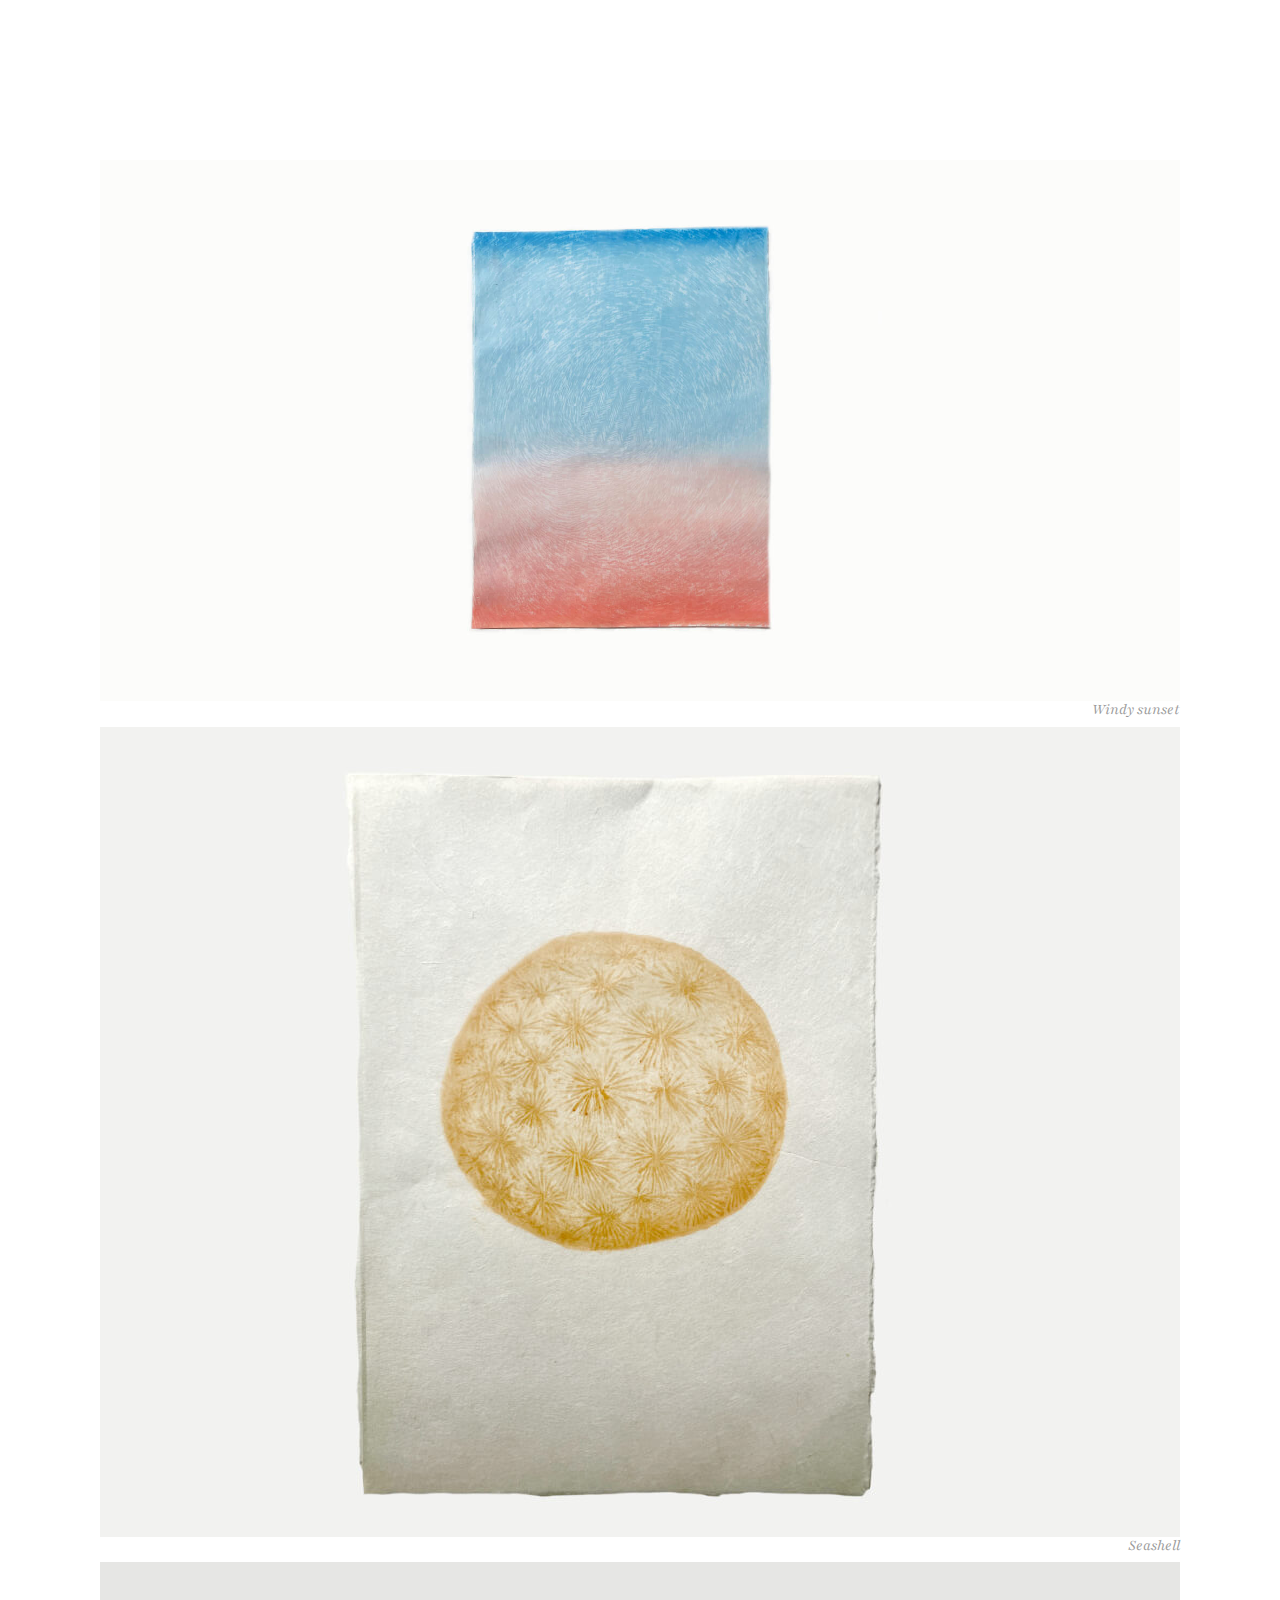
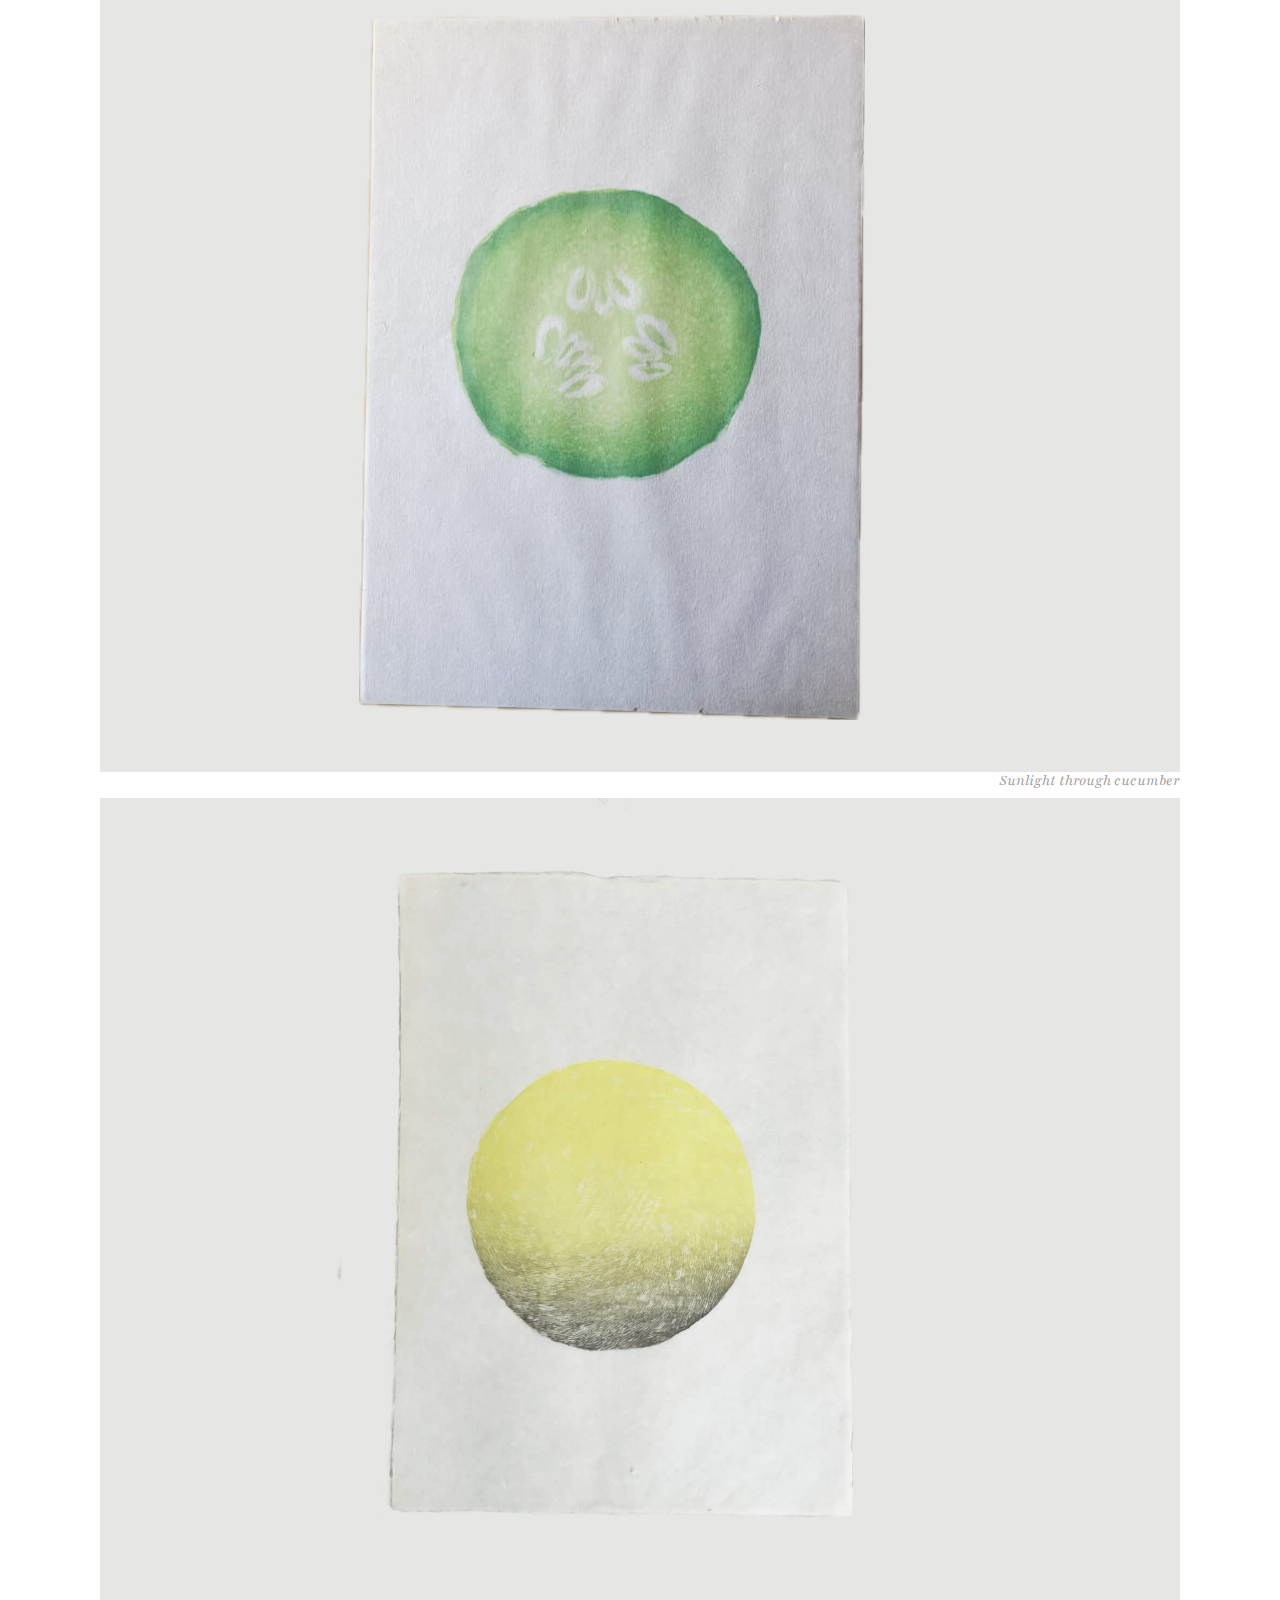
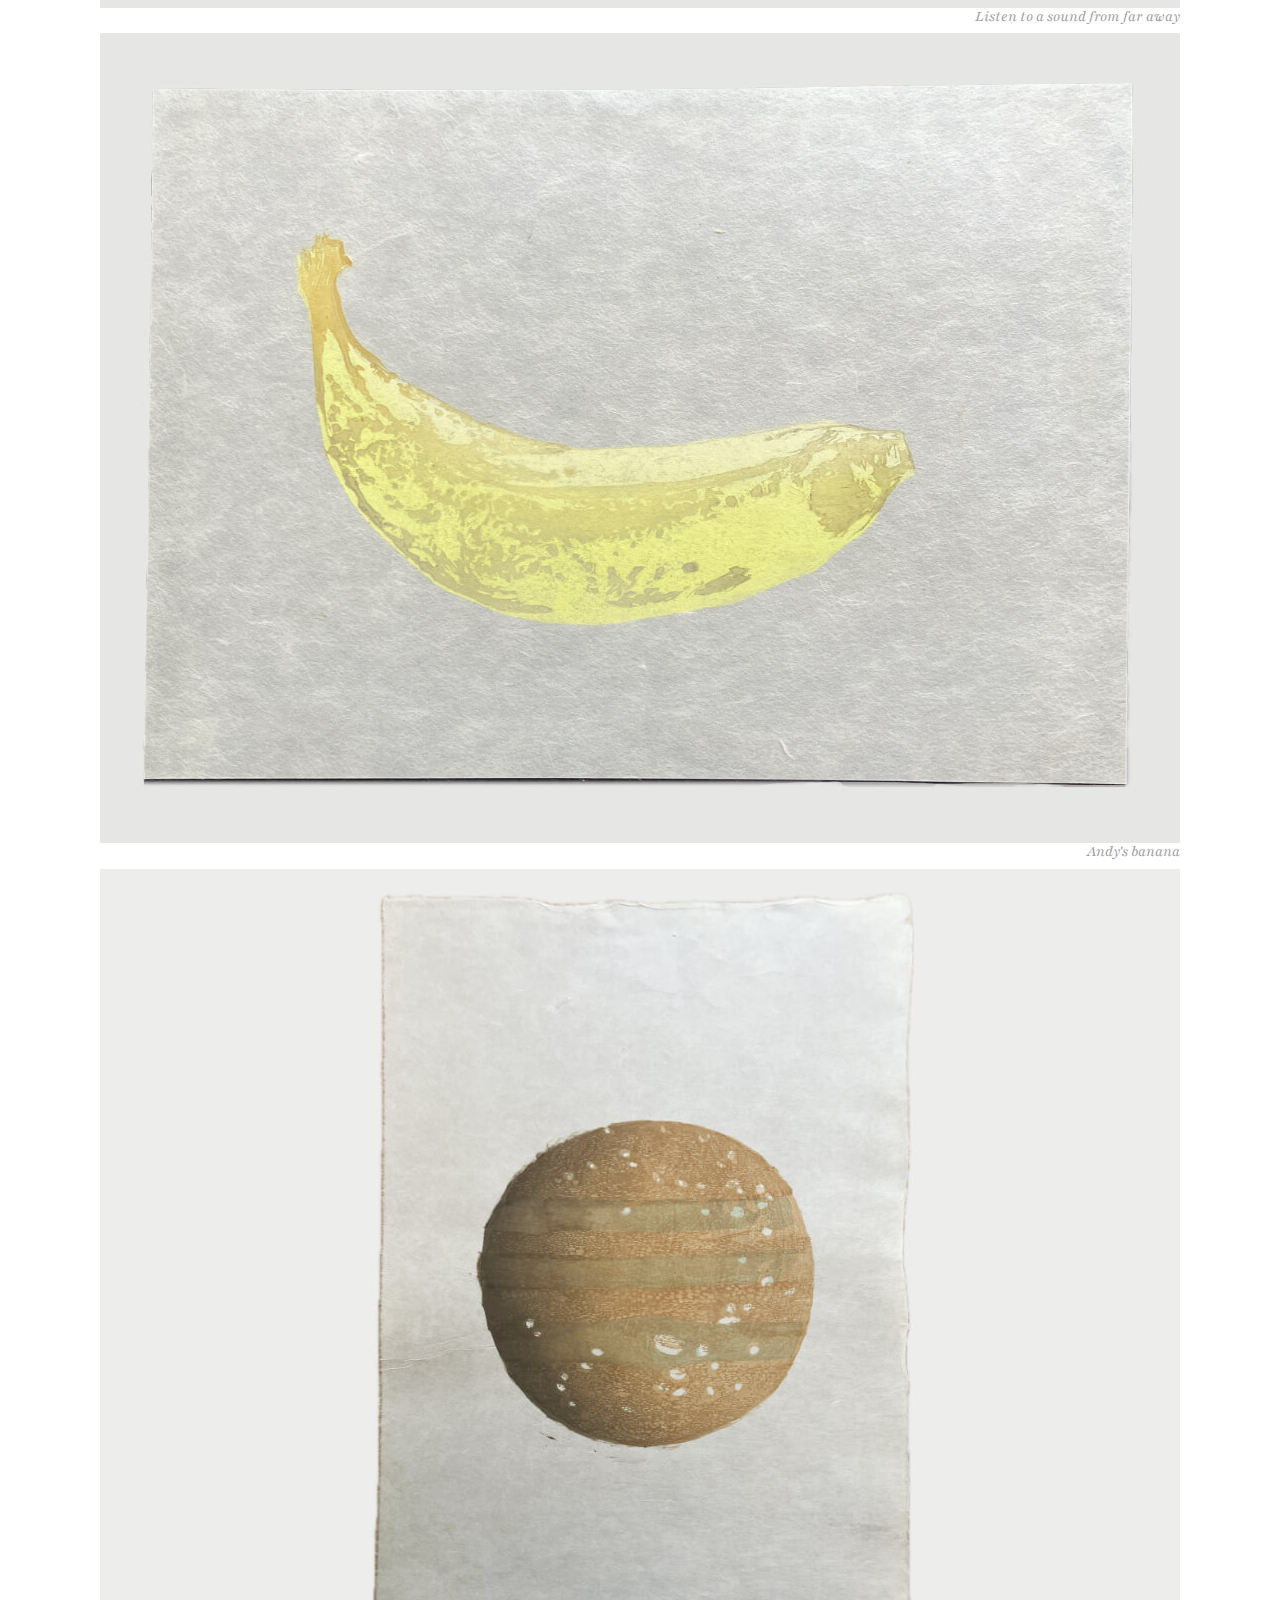
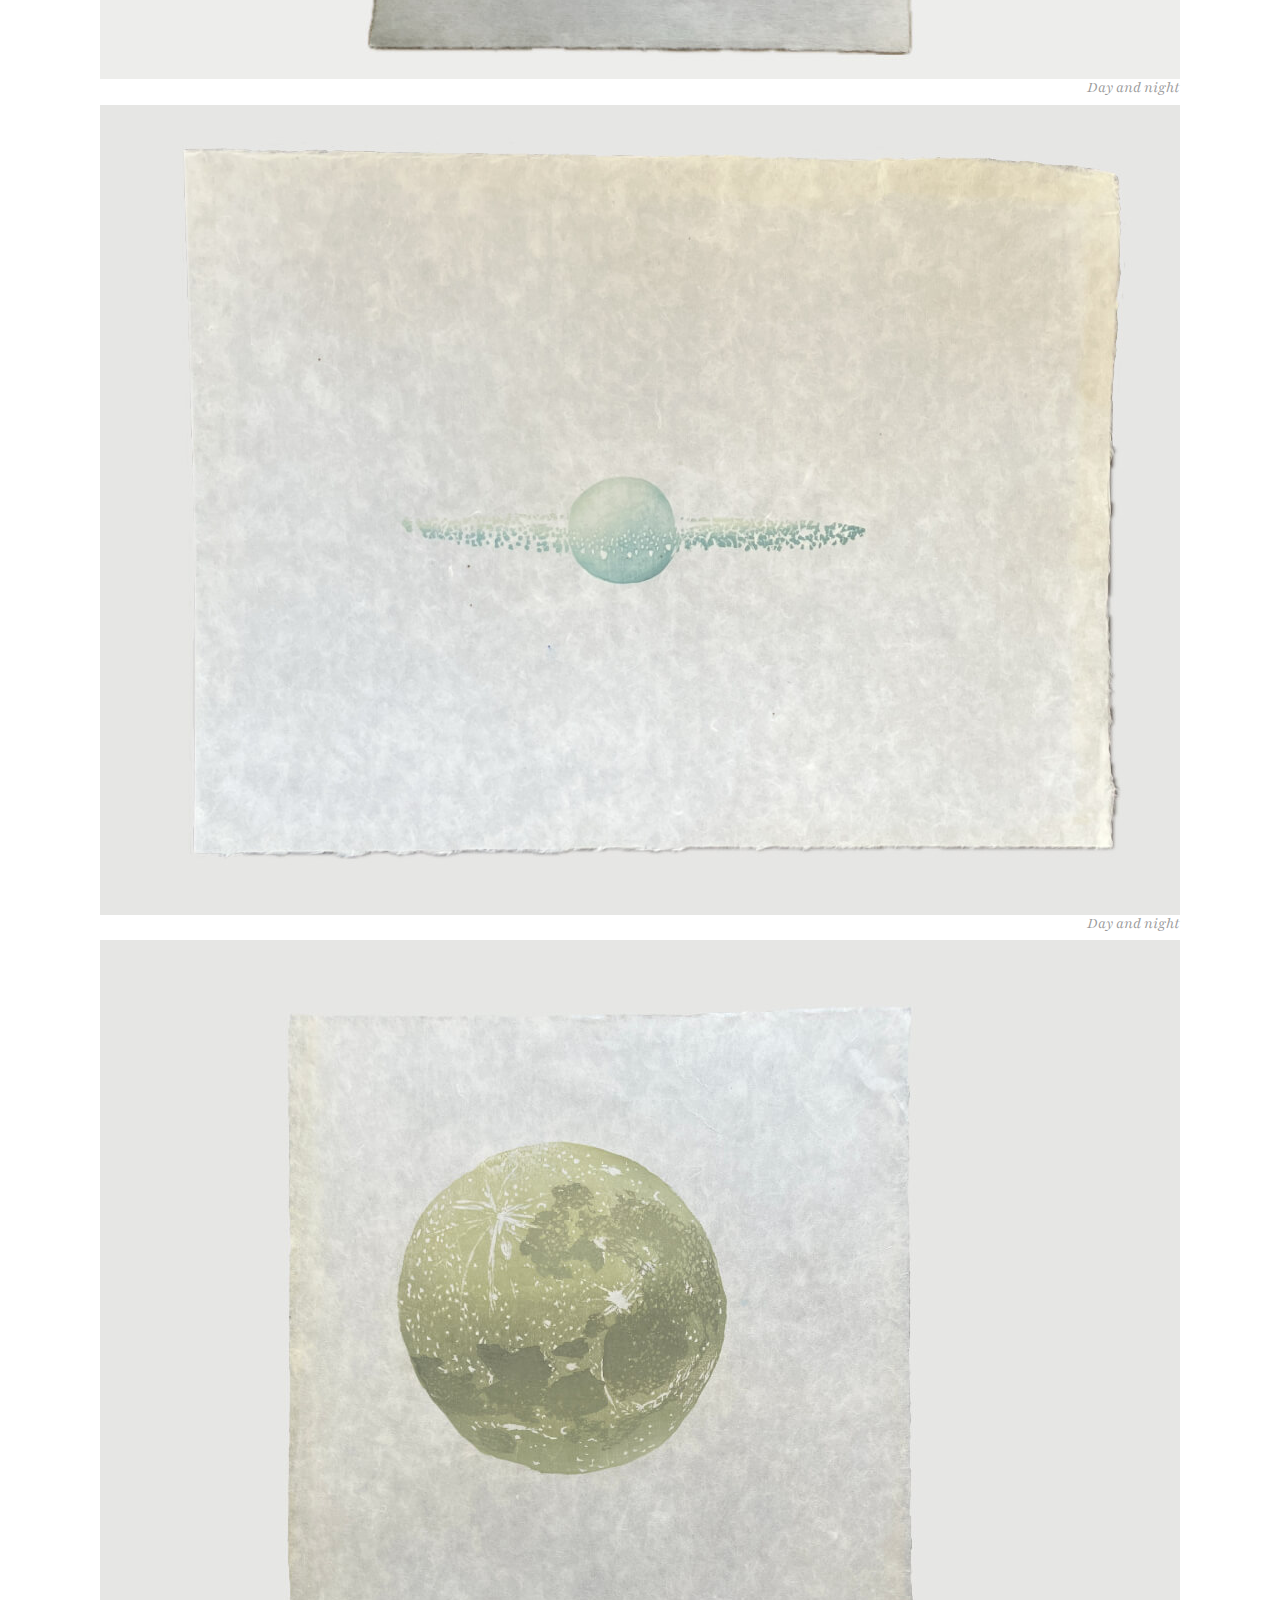
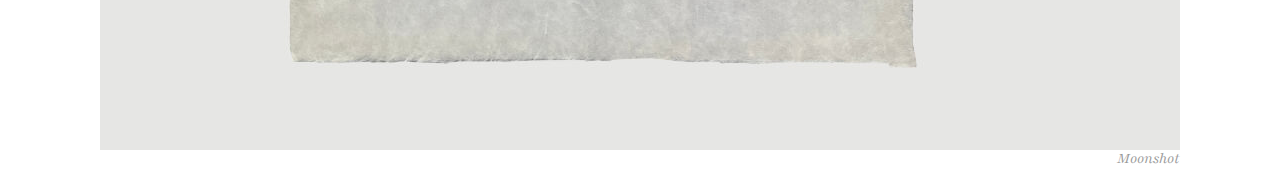
<file: artwork.html>
<!DOCTYPE html />
<html lang="en">
  <head>
  	<meta charset="UTF-8">
    <title>Yukino</title>
    <meta name="viewport" content="width=device-width, initial-scale=1.0">
  	<link rel="preconnect" href="https://fonts.googleapis.com">
	<link rel="preconnect" href="https://fonts.gstatic.com" crossorigin>
	<link href="https://fonts.googleapis.com/css2?family=Open+Sans:ital,wght@0,300..800;1,300..800&display=swap" rel="stylesheet">
  	 <link href="https://fonts.googleapis.com/css2?family=Playfair:wght@300;400;500&display=swap" rel="stylesheet">
  	 <link href="https://fonts.googleapis.com/css?family=Noto+Sans+JP" rel="stylesheet">
	<link href="https://fonts.googleapis.com/css?family=Sawarabi+Mincho" rel="stylesheet">
  	<link rel="stylesheet" href="css/layout.css">
  	<link rel="stylesheet" href="css/type.css">
  	<script defer src="js/function.js"></script>
  </head>

  <body>
  	<div w3-include-html="res/header.html"></div>
  	
  	<section class="clear"></section>
    <div id="content">
  		<div class="s-full l-col12">
  			<img src="img/img12.jpg" class="fill brimage"/>
        <p class="caption"><spann class="italic">Windy sunset</span></p>        
        <img src="img/img13.jpg" class="fill"/>
        <p class="caption"><spann class="italic">Seashell</span></p>  
        <img src="img/img10.jpg" class="fill"/>
        <p class="caption"><spann class="italic">Sunlight through cucumber</span></p> 
        <img src="img/img11c.jpg" class="fill"/>
  			<p class="caption"><spann class="italic">Listen to a sound from far away</span></p>
        <img src="img/img9.jpg" class="fill"/>
        <p class="caption"><spann class="italic">Andy's banana</span></p>
        <img src="img/img7.jpg" class="fill"/>
        <p class="caption"><spann class="italic">Day and night</span></p>
        <img src="img/img8.jpg" class="fill"/>
        <p class="caption"><spann class="italic">Day and night</span></p>
        <img src="img/img14.jpg" class="fill"/>
        <p class="caption"><spann class="italic">Moonshot</span></p>
  		</div>
		</div>
  </body>
</html>
</file>
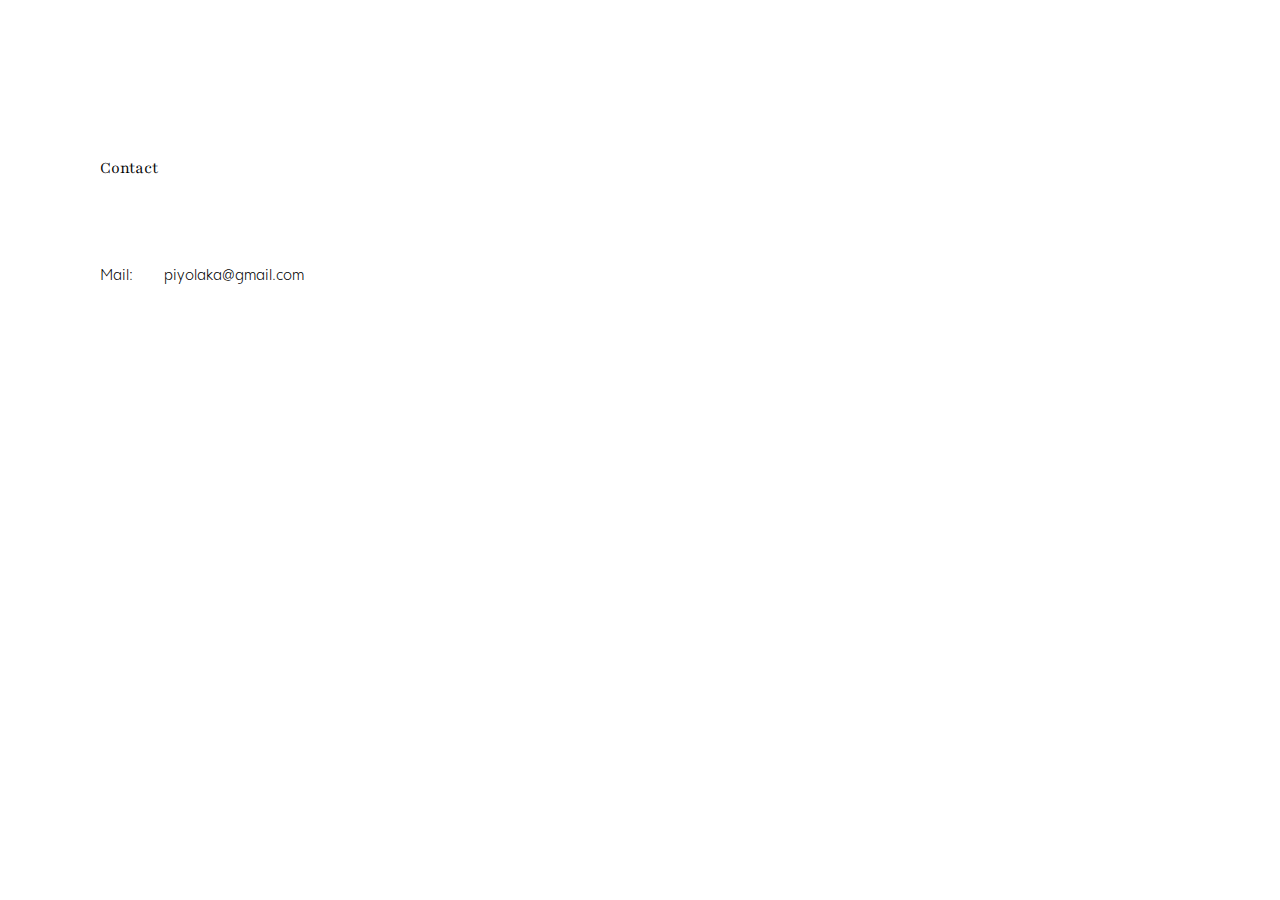
<file: contact.html>
<!DOCTYPE html />
<html lang="en">
  <head>
  	<meta charset="UTF-8">
    <title>Yukino</title>
    <meta name="viewport" content="width=device-width, initial-scale=1.0">
  	<link rel="preconnect" href="https://fonts.googleapis.com">
	<link rel="preconnect" href="https://fonts.gstatic.com" crossorigin>
	<link href="https://fonts.googleapis.com/css2?family=Open+Sans:ital,wght@0,300..800;1,300..800&display=swap" rel="stylesheet">
  	 <link href="https://fonts.googleapis.com/css2?family=Playfair:wght@300;400;500&display=swap" rel="stylesheet">
  	 <link href="https://fonts.googleapis.com/css?family=Noto+Sans+JP" rel="stylesheet">
	<link href="https://fonts.googleapis.com/css?family=Sawarabi+Mincho" rel="stylesheet">
  	<link rel="stylesheet" href="css/layout.css">
  	<link rel="stylesheet" href="css/type.css">
  	<script defer src="js/function.js"></script>
  </head>

  <body>
  	<div w3-include-html="res/header.html"></div>
   
		<section class="clear"></section>
    <div id="content">
      <div class="s-full l-col12">
        <h4 class="clear">Contact</h4>
				<div class="introduction">
          <div class="full">
  					<div class="list-label">Mail: </div>
            <div class="list"><a href="mailto:piyolaka@gmail.com">piyolaka@gmail.com</a></div>
	        </div>
				</div>
			</div>
    </div>
  </body>
</html>
</file>
<file: css/layout.css>
/*
 *  layout
 */
 body {
  width: 100%;
  margin: 0; }

.fill{
  width: 100%;
}
.full {
    width: 100%;
    float: left;
    margin: 0 auto}

.clear {
  clear: both;
  display: inherit; }

.brimage{
  margin-top: 10rem;
}
.br2{
  margin-top: 2rem;
}
.pt2{
  padding-top: 2rem;
}

.bb4{
  margin-bottom: 4rem;
}
/* Small devices (portrait phones, 450px and down) */
@media only screen and (max-width: 1079px) {
  .s-full {
    width: auto;
    margin: 0 2rem;}
  .s-fill {
    width: 100%;
    margin: 0 auto;}
  .s-hide {
    display: none; }
 }

/* medium (lbetween phone and laptop 
@media only screen and (min-width: 500px) and (max-width:1079px) {
  .m-container{
    margin: 32px}
  .m-full {
    width: 100%;
    float: left;
    margin: 0 0 5px 0}
  .m-float {
    width: 456px;
    margin: 0 auto;
    display: flow-root;}
}
/* full (landscape tablets, 1080px iPad 10.2″ (2021) and up) */
@media only screen and (min-width: 1080px) {
  .l-half {
    width: 48%;
    margin: 1%; 
    float: left;}
  .l-col6 {
    width: 530px;
    margin-right: 5px; 
    margin-left: 5px; 
    float: left;}
  .l-col12 {
    width: 1080px;
    margin: 0 auto;
    display: block;
    position: relative; 
  }
}

/* top */
.toptitle{
  position: fixed;
  top: 0;
  left: 0;
  padding: 2.7rem 2rem 1rem 2rem;
  z-index: 102;
  width: 100%;
  text-align: left;
  background: #ffffff;
}

/* subscription */
#form_subscription{
  margin-top: 3rem;
}
/* menu */
.burgercontainer{
  position: fixed;
  top: 0;
  left: 0;
  margin: 2rem;
  height: 2.5rem;
  display: inline-block;
  cursor: pointer;
  z-index: 102;
}

.bar1, .bar2, .bar3 {
  width: 2.5rem;
  height: 0.1rem;
  background-color: #333;
  margin: 0.7rem 0;
  transition: 0.4s;
}

.change .bar1 {
  transform: translate(0, 0.8rem) rotate(-45deg);
}
.change .bar2 {opacity: 0;}
.change .bar3 {
  transform: translate(0, -0.8rem) rotate(45deg);
}

.hidden{
  display: none;
}
.show{
  display: block;
}

.menu-container{
  clear: both;
  width: 100%;
  height: 100vh;
  position: fixed;
  top: 0;
  left: 0;
  padding: 6rem 2rem;
  background-color: #ffffff;
  z-index: 101;
  }
</file>
<file: css/style.css>
/*
 *
 * base
 *
 */

@font-face {
  font-family: "ClarikaProGeo-Lt";
  src: url("../webFonts/ClarikaProGeoLt/font.woff2") format("woff2"), url("../webFonts/ClarikaProGeoLt/font.woff") format("woff"); }
@font-face {
  font-family: "ClarikaProGeo-Md";
  src: url("../webFonts/ClarikaProGeoMd/font.woff2") format("woff2"), url("../webFonts/ClarikaProGeoMd/font.woff") format("woff"); }
@font-face {
    font-family: "Noto Sans JP";
    src: url("https://fonts.googleapis.com/css?family=Noto+Sans+JP");
  }
@font-face {
    font-family: "Sawarabi Mincho";
    src: url("https://fonts.googleapis.com/css?family=Sawarabi+Mincho");
  }
@font-face {
    font-family: "Playfair";
    src: url("https://fonts.googleapis.com/css2?family=Playfair:wght@300;400;500&display=swap");
  }

 :root {
  --bodycolor: #000;
  --selectedcolor: #5d6b01;
  --subcolor: #999999;
  --bgcolor: #ffffff;
  --alertcolor: #e85c41;
  --serif: "Playfair",  serif;
  --sansserif: "ClarikaProGeo-Lt",  sansserif;
  --serif-jp: "Sawarabi Mincho";
  --sansserif-jp: "Noto Sans JP",
}

body{
  background-color: var(--bgcolor);
  color: var(--bodycolor);
  font-family: var(--sansserif);
  font-size: 0.9rem;
  line-height: 1.3rem;
  font-style: normal;
  text-align: justify;
  margin-bottom: 4rem;
}
  a, a:visited, a:active {
  color: var(--bodycolor);
  text-decoration: none;
  border-bottom: 1px solid var(--bodycolor); }
  a:hover {
  color: var(--selectedcolor);}

  .body-jp{
  font-family: var(--sansserif-jp);
  font-size: 0.8rem;
  line-height: 1.4rem;
  font-style: normal;
  text-align: justify;
  margin-bottom: 1rem;
  }

.sub{
  color: var(--subcolor);
}
.italic{
  font-style: italic;
}coration: underline;
}
.m0{
  margin: 0;
  padding: 0;
}
.centre{
  text-align: center;
}
.hidden{
  display:none;
}
.menu{
  margin: 0 auto;
  padding: 2rem;
  text-align: left;
  font-family:  var(--sansserif);
  font-size: 1rem;
}
a.menulink, a.menulink:visited, a.menulink:active {
  color: var(--subcolor);
  margin-right: 1rem;
  text-decoration: none;
  border-bottom: none}
a.menulink:hover {
  color: var(--selectedcolor);}

a.menulink_selected, a.menulink_selected:visited, a.menulink_selected:active {
  color: var(--subcolor);
  margin-right: 1rem;
  text-decoration: none;
  border-bottom-color: var(--subcolor);}
a.menulink_selected:hover {
  color: var(--selectedcolor);}

a.menutitlelink, a.menutitlelink:visited, a.menutitlelink:active {
  color: var(--bodycolor);
  margin-right: 1rem;
  text-decoration: none;
  border-bottom: none}
a.menutitlelink:hover {
  color: var(--selectedcolor);}




/* title - exhibition*/
h1 {
  font-family:  var(--serif);
  font-weight: 600;
  font-style: normal;
  font-size: 1rem;
  color: var(--bodycolor);
  margin-top: 2rem;
}

/* sub info - exhibition*/
h2{
  font-family:  var(--sansserif);
  font-weight: 300;
  font-style: normal;
  font-size: 1.2rem;
  line-height: 2rem;
  color: var(--subcolor);
  border-bottom: none;
  }

  h2 a, h2 a:visited, h2 a:active {
  color: var(--bodycolor);
  text-decoration-line: none;
  border-bottom: none;} 
  h2 a:hover {
  color: var(--selectedcolor);
  border-bottom: none;}

/* about headline- not in use */
  h3 {
  font-family:  var(--serif);
  font-weight: 300;
  font-style: normal;
  font-size: 2rem;
  line-height: 2rem;
  color: var(--bodycolor);
  margin-bottom: 8rem;
  padding: 0;}

/* about list headline */
  h4 {
  font-family:  var(--serif);
  font-weight: 600;
  font-style: normal;
  font-size: 1rem;
  text-align: left;
  color: var(--bodycolor);
  margin-top:10rem;
  margin-bottom:2.2rem;
  padding: 0;}

  /* subscribe letter page title*/
  h5{
  font-family: var(--sansserif);
  color: var(--bodycolor);
  font-size: 1.3rem;
  line-height: 1.5rem;
  padding-top: 2rem;
  margin-bottom: 1rem;
  }

  /* newsletter (latest) title */
  h6{
  font-family: var(--sansserif);
  color: var(--bodycolor);
  font-weight:700 ;
  font-size: 1rem;
  padding-left: 0;
  margin-bottom: 0;
  }

  .caption{
  font-family: var(--serif);
  font-weight: 300;
  font-style: normal;
  font-size: 1rem;
  line-height: 1.4rem;
  text-align: right;
  color: var(--subcolor);
  margin:0px 0px 0.5rem 0px;
  padding: 0;
  }

  .list{
    line-height: 1.4rem;
    margin-bottom: 0.2rem;
  }
  .list-tab{  
    line-height: 1.5rem;
    width: 75%;
    float:left;
    margin-bottom: 0.5rem;
  }
  .list-label{
    line-height: 1.5rem;
    width: 4rem;
    float:left;
  }

  /* form */
  .astri-required {
    text-align: right;
    font-size: 0.8rem;
    margin-right: 0;
    float:right;
  }
  .asteri{
    color:  var(--alertcolor);
    font-size: 1.5rem;
    font-weight: normal;
    position: relative;
    top: 5px;
  }
  .form-signup{
    clear: left;
    font: var(--sansserif);
    font-size: 1rem;
    width: 600px;
    margin: 0;
  }
  .form-field input{
    display: block;
    width: 100%;
    padding: 8px 0;
    text-indent: 2%;
  }
  .form-button{
    clear: both;
    background-color: #111;
    border: 0 none;
    border-radius: 4px;
    transition: all 0.23s ease-in-out 0s;
    color: #FFFFFF;
    cursor: pointer;
    display: inline-block;
    font-size: 1rem;
    font-weight: normal;
    height: 2rem;
    line-height: 2rem;
    margin: 1rem 0 0 0;
    padding: 0 1rem;
    text-align: center;
    text-decoration: none;
    vertical-align: top;
    white-space: nowrap;
    width: fit-content;
  }
  input:invalid {
  　border: 2px dashed red;
　}
　input:invalid:required {
  　border: 2px dashed red;
　}
　input:valid {
  　border: 2px solid black;
　}
</file>
<file: css/type.css>
/*
 *
 * base
 *
 */

@font-face {
  font-family: "ClarikaProGeo-Lt";
  src: url("../webFonts/ClarikaProGeoLt/font.woff2") format("woff2"), url("../webFonts/ClarikaProGeoLt/font.woff") format("woff"); }
@font-face {
  font-family: "ClarikaProGeo-Md";
  src: url("../webFonts/ClarikaProGeoMd/font.woff2") format("woff2"), url("../webFonts/ClarikaProGeoMd/font.woff") format("woff"); }


 :root {
  --bodycolor: #000;
  --selectedcolor: #5d6b01;
  --subcolor: #999999;
  --bgcolor: #ffffff;
  --serif: "Playfair",  serif;
  --sansserif: "ClarikaProGeo-Lt",  sansserif;
  --serif-jp: "Sawarabi Mincho";
  --sansserif-jp: "Noto Sans JP",
}

body{
  background-color: var(--bgcolor);
  color: var(--bodycolor);
  font-size: 1rem;
  line-height: 1.1rem;
}
  a, a:visited, a:active {
  color: var(--bodycolor);
  text-decoration: none;
  border-bottom: none;   }
  a:hover {
  color: var(--selectedcolor);}

.sub{
  color: var(--subcolor);
}

/* title */
h1 {
  font-family:  var(--sansserif);
  font-weight: 400;
  font-style: normal;
  font-size: 2rem;
  color: var(--subcolor);
}

/* menu */
h2{
  font-family:  var(--serif);
  font-weight: 300;
  font-style: normal;
  font-size: 2rem;
  line-height: 3rem;
  color: var(--bodycolor);
  border-bottom: none;   
  }

  h2 a, h2 a:visited, h2 a:active {
  color: var(--bodycolor);
  text-decoration-line: none;
  border-bottom: none;
  border-bottom: none;} 
  h2 a:hover {
  color: var(--selectedcolor);
  border-bottom: none;}


  h3 {
  font-family:  var(--serif);
  font-weight: 300;
  font-style: normal;
  font-size: 2rem;
  line-height: 2rem;
  text-align: center;
  color: var(--bodycolor);
  margin:15rem 0px;
  padding: 0;}

  h4 {
  font-family:  var(--serif);
  font-weight: 300;
  font-style: normal;
  font-size: 1.1rem;
  text-align: left;
  color: var(--bodycolor);
  margin-top:10rem;
  margin-bottom:5rem;
  padding: 0;}

  .introduction{

  font-family: var(--sansserif);
  font-weight: 300;
  font-size: 1rem;
  font-style: normal;
  text-align: justify;
  margin-bottom: 4rem;
  }

  .introduction-jp{

  font-family: var(--sansserif-jp);
  font-size: 1rem;
  line-height: 2.5rem;
  font-style: normal;
  text-align: justify;
  margin-bottom: 60px;
  }

  .caption{
  font-family: var(--serif);
  font-weight: 300;
  font-style: normal;
  font-size: 1rem;
  text-align: right;
  color: var(--subcolor);
  margin:0px 0px 0.5rem 0px;
  padding: 0;
  }

  .italic{
    font-style: italic;
  }

  .list{  
    line-height: 2rem;
    width: 80%;
    float:left;
  }
  .list-label{
    line-height: 2rem;
    width: 4rem;
    float:left;
  }
</file>
